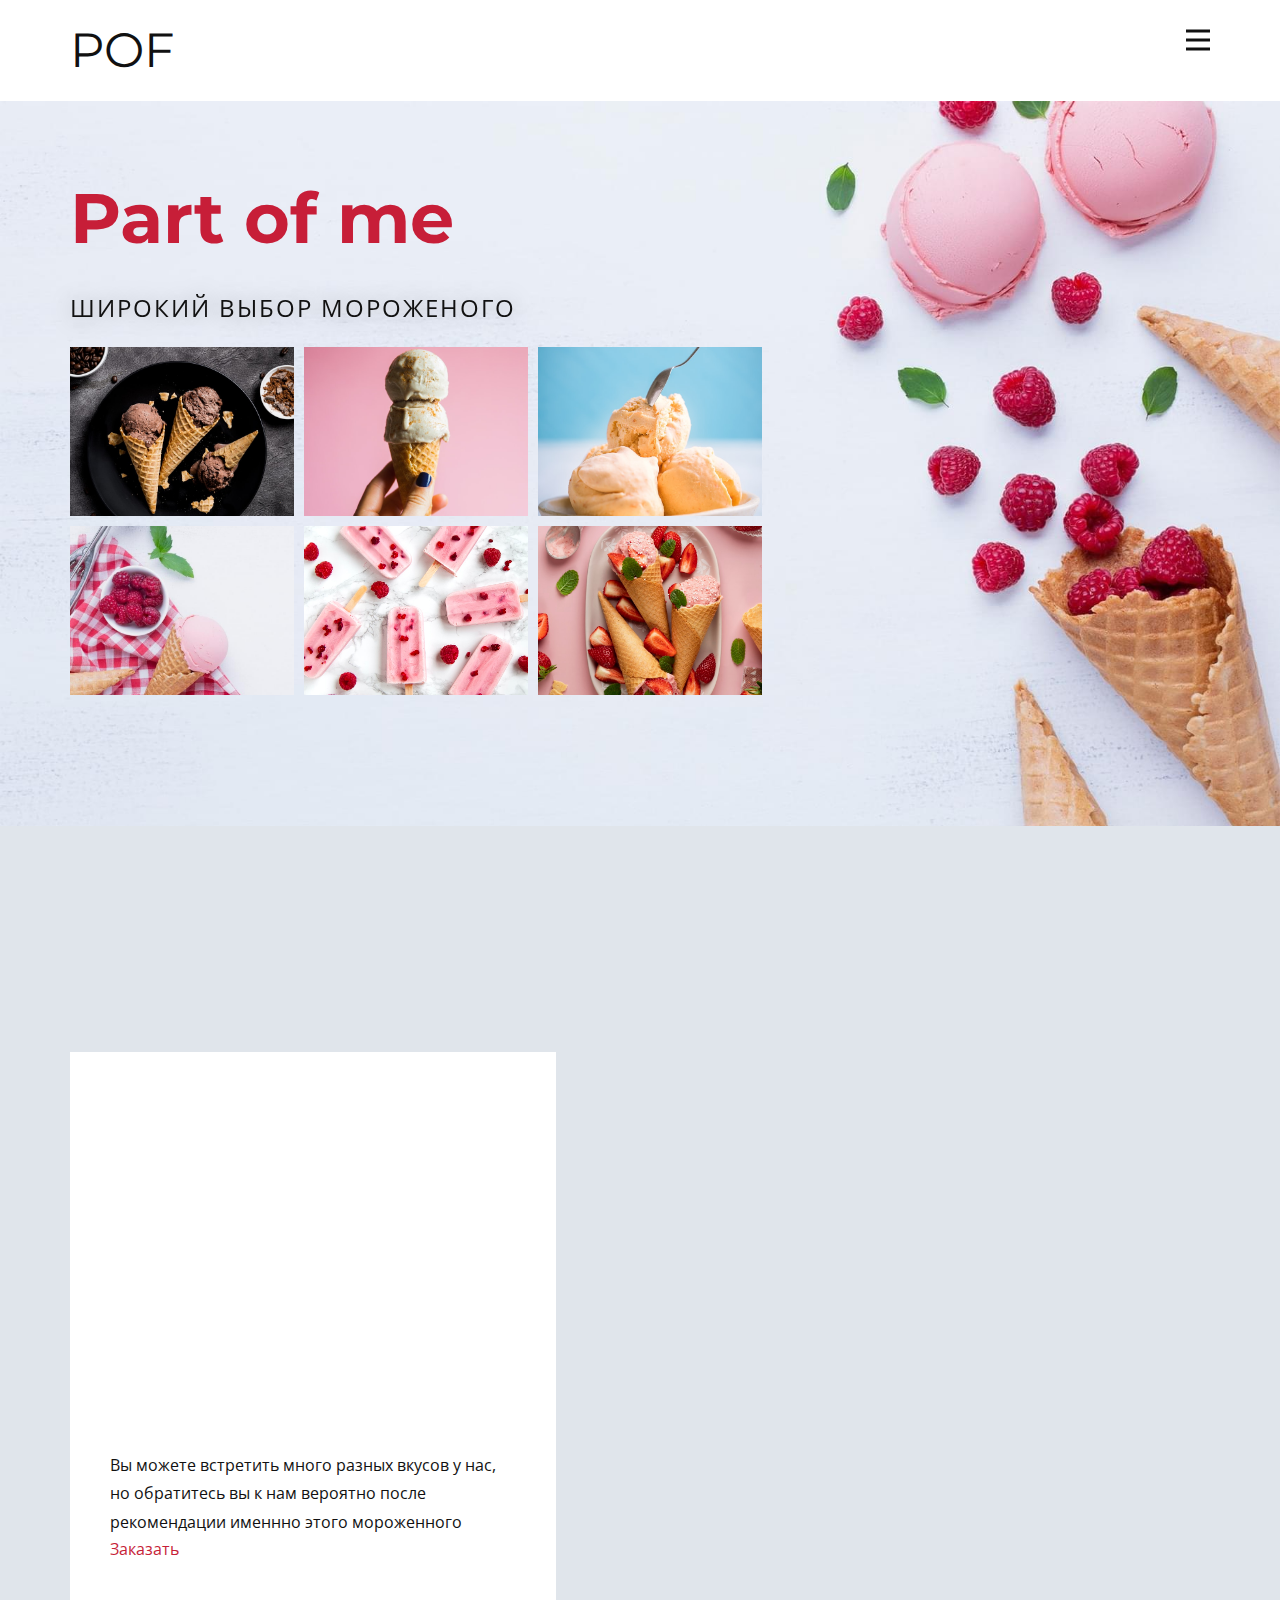
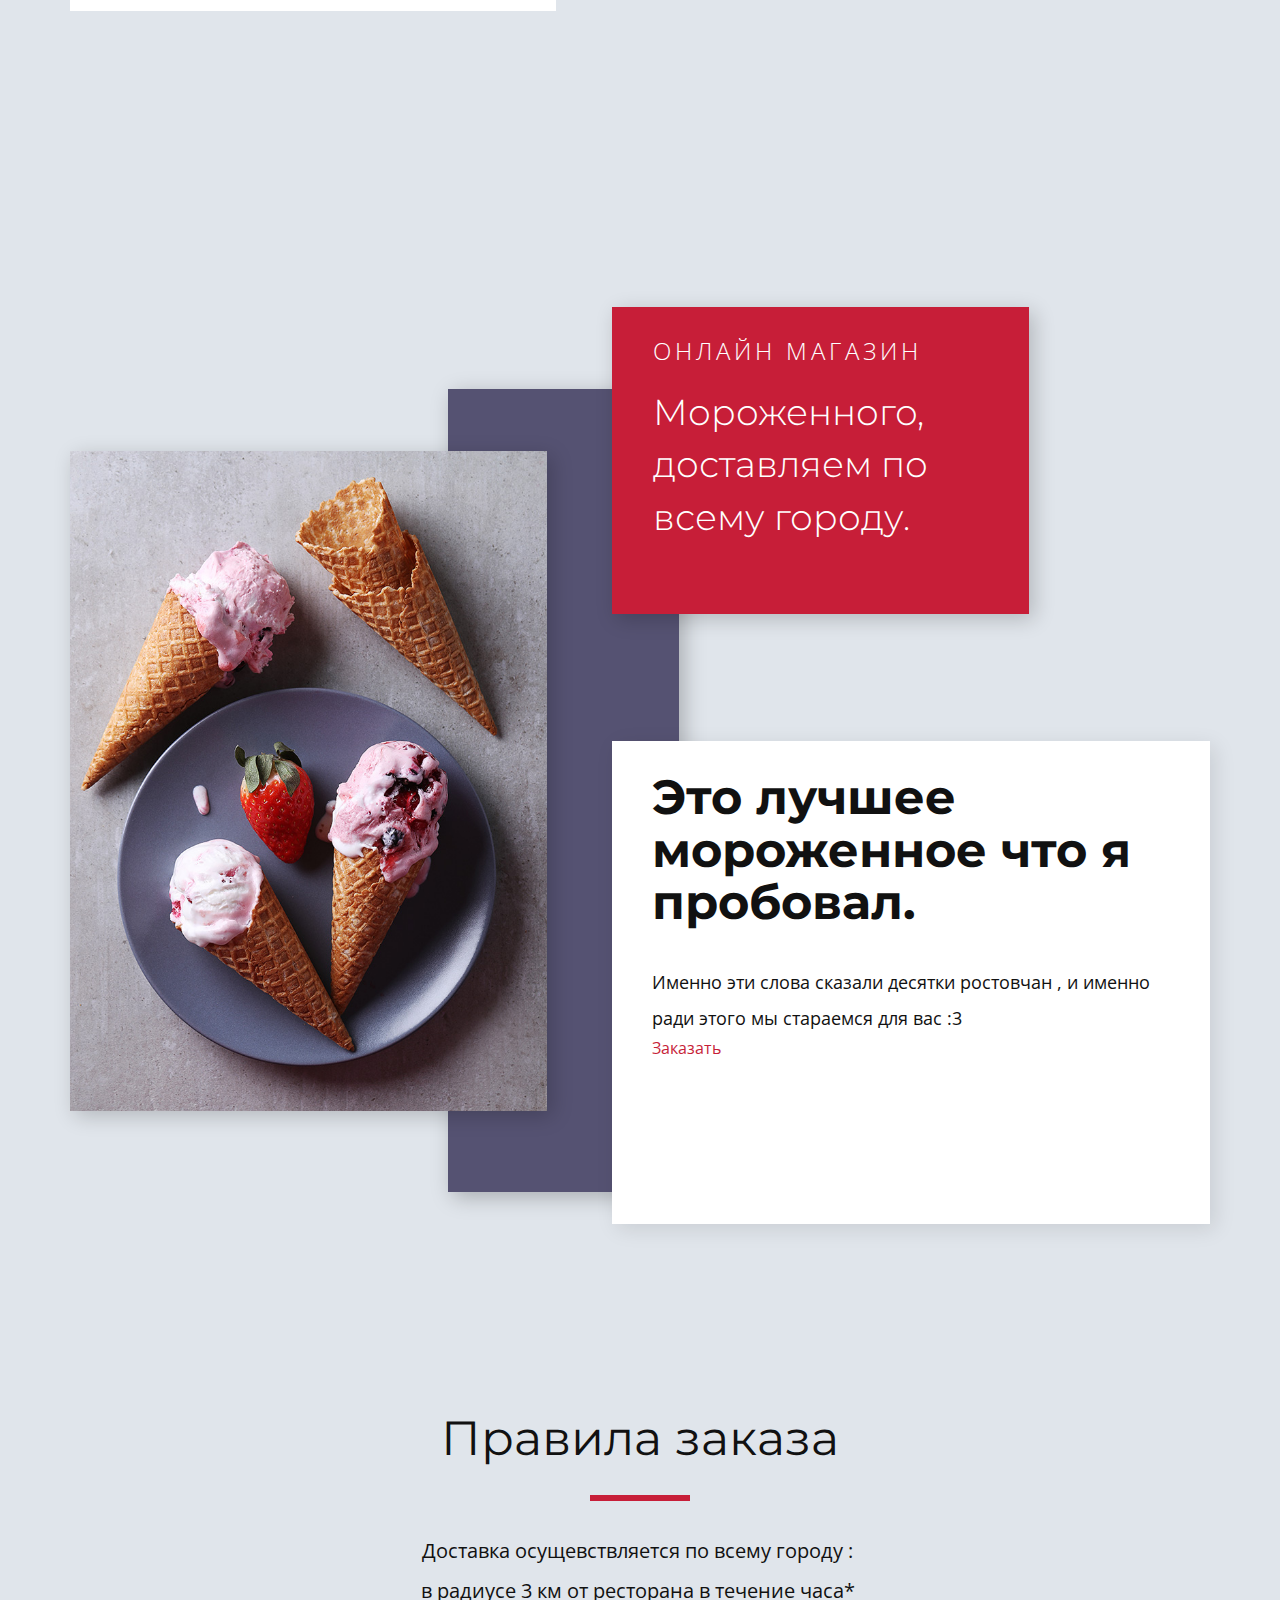
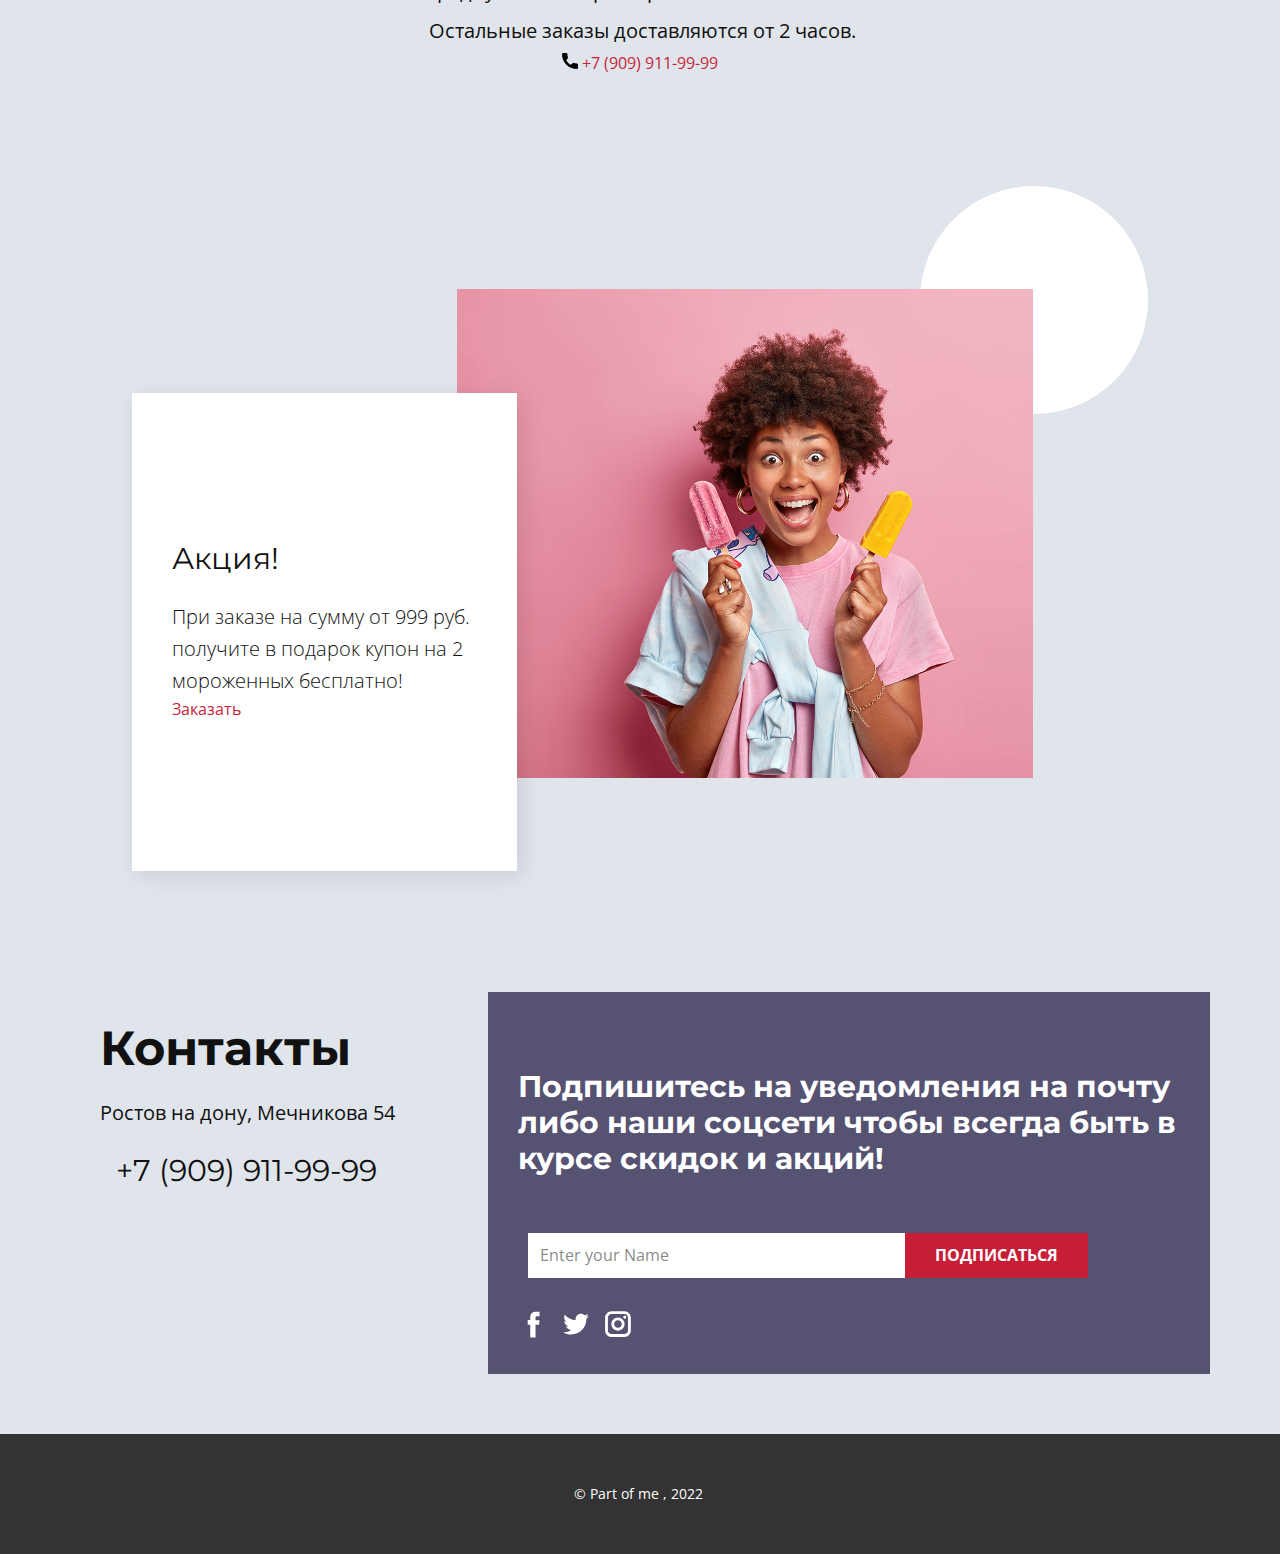
<file: index.html>
<!DOCTYPE html>
<html style="font-size: 16px;" lang="ru"><head>
    <meta name="viewport" content="width=device-width, initial-scale=1.0">
    <meta charset="utf-8">
    <meta name="keywords" content="Ice Cream Shop, Vanilla ice-cream, ​Ice cream &amp;amp; vegan ice cream, ​Ice cream delivery to all 50 states, Order Preparation, Contact Us">
    <meta name="description" content="">
    <title>Главная</title>
    <link rel="stylesheet" href="nicepage.css" media="screen">
<link rel="stylesheet" href="Главная.css" media="screen">
    <script class="u-script" type="text/javascript" src="jquery.js" defer=""></script>
    <script class="u-script" type="text/javascript" src="nicepage.js" defer=""></script>
    <meta name="generator" content="Nicepage 4.18.5, nicepage.com">
    <link id="u-theme-google-font" rel="stylesheet" href="https://fonts.googleapis.com/css?family=Montserrat:100,100i,200,200i,300,300i,400,400i,500,500i,600,600i,700,700i,800,800i,900,900i|Open+Sans:300,300i,400,400i,500,500i,600,600i,700,700i,800,800i">
    <link id="u-page-google-font" rel="stylesheet" href="https://fonts.googleapis.com/css?family=Montserrat:100,100i,200,200i,300,300i,400,400i,500,500i,600,600i,700,700i,800,800i,900,900i|Open+Sans:300,300i,400,400i,500,500i,600,600i,700,700i,800,800i|Montserrat:100,100i,200,200i,300,300i,400,400i,500,500i,600,600i,700,700i,800,800i,900,900i">
    
    
    
    
    
    
    
    <script type="application/ld+json">{
		"@context": "http://schema.org",
		"@type": "Organization",
		"name": ""
}</script>
    <meta name="theme-color" content="#c71e38">
    <meta property="og:title" content="Главная">
    <meta property="og:type" content="website">
  </head>
  <body data-home-page="Главная.html" data-home-page-title="Главная" class="u-body u-xl-mode" data-lang="ru"><header class="u-clearfix u-header u-header" id="sec-4a42"><div class="u-clearfix u-sheet u-valign-middle u-sheet-1">
        <nav class="u-menu u-menu-dropdown u-offcanvas u-menu-1" data-responsive-from="XL">
          <div class="menu-collapse" style="font-size: 1rem; letter-spacing: 0px; font-weight: 700; text-transform: uppercase;">
            <a class="u-button-style u-custom-active-border-color u-custom-border u-custom-border-color u-custom-borders u-custom-hover-border-color u-custom-left-right-menu-spacing u-custom-padding-bottom u-custom-text-color u-custom-text-hover-color u-custom-top-bottom-menu-spacing u-nav-link u-text-active-palette-1-base u-text-hover-palette-2-base" href="#">
              <svg class="u-svg-link" viewBox="0 0 24 24"><use xmlns:xlink="http://www.w3.org/1999/xlink" xlink:href="#menu-hamburger"></use></svg>
              <svg class="u-svg-content" version="1.1" id="menu-hamburger" viewBox="0 0 16 16" x="0px" y="0px" xmlns:xlink="http://www.w3.org/1999/xlink" xmlns="http://www.w3.org/2000/svg"><g><rect y="1" width="16" height="2"></rect><rect y="7" width="16" height="2"></rect><rect y="13" width="16" height="2"></rect>
</g></svg>
            </a>
          </div>
          <div class="u-nav-container">
            <ul class="u-nav u-spacing-30 u-unstyled u-nav-1"><li class="u-nav-item"><a class="u-border-2 u-border-active-palette-1-base u-border-hover-palette-1-base u-border-no-left u-border-no-right u-border-no-top u-button-style u-nav-link u-text-active-palette-1-base u-text-grey-90 u-text-hover-grey-90" href="Главная.html" style="padding: 10px 0px;">Главная</a>
</li><li class="u-nav-item"><a class="u-border-2 u-border-active-palette-1-base u-border-hover-palette-1-base u-border-no-left u-border-no-right u-border-no-top u-button-style u-nav-link u-text-active-palette-1-base u-text-grey-90 u-text-hover-grey-90" href="О-нас.html" style="padding: 10px 0px;">О нас</a>
</li><li class="u-nav-item"><a class="u-border-2 u-border-active-palette-1-base u-border-hover-palette-1-base u-border-no-left u-border-no-right u-border-no-top u-button-style u-nav-link u-text-active-palette-1-base u-text-grey-90 u-text-hover-grey-90" href="Контакты.html" style="padding: 10px 0px;">Контакты</a>
</li></ul>
          </div>
          <div class="u-nav-container-collapse">
            <div class="u-black u-container-style u-inner-container-layout u-opacity u-opacity-95 u-sidenav">
              <div class="u-inner-container-layout u-sidenav-overflow">
                <div class="u-menu-close"></div>
                <ul class="u-align-center u-nav u-popupmenu-items u-unstyled u-nav-2"><li class="u-nav-item"><a class="u-button-style u-nav-link" href="Главная.html" style="padding: 10px 0px;">Главная</a>
</li><li class="u-nav-item"><a class="u-button-style u-nav-link" href="О-нас.html" style="padding: 10px 0px;">О нас</a>
</li><li class="u-nav-item"><a class="u-button-style u-nav-link" href="Контакты.html" style="padding: 10px 0px;">Контакты</a>
</li></ul>
              </div>
            </div>
            <div class="u-black u-menu-overlay u-opacity u-opacity-70"></div>
          </div>
        </nav>
        <h2 class="u-text u-text-1">POF</h2>
      </div></header> 
    <section class="u-align-left u-clearfix u-image u-section-1" src="" data-image-width="1825" data-image-height="1080" id="carousel_0269">
      <div class="u-clearfix u-sheet u-sheet-1">
        <h1 class="u-text u-text-default u-text-palette-1-base u-title u-text-1" data-animation-name="customAnimationIn" data-animation-duration="1500" data-animation-delay="500">Part of me</h1>
        <p class="u-text u-text-default u-text-2" data-animation-name="customAnimationIn" data-animation-duration="1500" data-animation-delay="500">Широкий выбор мороженого<br>
        </p>
        <div class="u-gallery u-layout-grid u-lightbox u-no-transition u-show-text-none u-gallery-1">
          <div class="u-gallery-inner u-gallery-inner-1">
            <div class="u-effect-hover-zoom u-gallery-item">
              <div class="u-back-slide" data-image-width="687" data-image-height="1031">
                <img class="u-back-image u-expanded" src="images/photo-1580915411954-282cb1b0d780.jpg">
              </div>
              <div class="u-over-slide u-shading u-over-slide-1">
                <h3 class="u-gallery-heading"></h3>
                <p class="u-gallery-text"></p>
              </div>
            </div>
            <div class="u-effect-hover-zoom u-gallery-item">
              <div class="u-back-slide" data-image-width="687" data-image-height="1031">
                <img class="u-back-image u-expanded" src="images/photo-1477505982272-ead89926a577.jpg">
              </div>
              <div class="u-over-slide u-shading u-over-slide-2">
                <h3 class="u-gallery-heading"></h3>
                <p class="u-gallery-text"></p>
              </div>
            </div>
            <div class="u-effect-hover-zoom u-gallery-item">
              <div class="u-back-slide" data-image-width="708" data-image-height="1007">
                <img class="u-back-image u-expanded" src="images/photo-1570197788417-0e82375c9371.jpg">
              </div>
              <div class="u-over-slide u-shading u-over-slide-3">
                <h3 class="u-gallery-heading"></h3>
                <p class="u-gallery-text"></p>
              </div>
            </div>
            <div class="u-effect-hover-zoom u-gallery-item">
              <div class="u-back-slide" data-image-width="720" data-image-height="1080">
                <img class="u-back-image u-expanded" src="images/top-view-raspberries-ice-cream-cones_23-2148268101.jpg">
              </div>
              <div class="u-over-slide u-shading u-over-slide-4">
                <h3 class="u-gallery-heading"></h3>
                <p class="u-gallery-text"></p>
              </div>
            </div>
            <div class="u-effect-hover-zoom u-gallery-item">
              <div class="u-back-slide" data-image-width="887" data-image-height="877">
                <img class="u-back-image u-expanded" src="images/photo-1505394033641-40c6ad1178d7.jpg">
              </div>
              <div class="u-over-slide u-shading u-over-slide-5">
                <h3 class="u-gallery-heading"></h3>
                <p class="u-gallery-text"></p>
              </div>
            </div>
            <div class="u-effect-hover-zoom u-gallery-item">
              <div class="u-back-slide" data-image-width="764" data-image-height="955">
                <img class="u-back-image u-expanded" src="images/photo-1633933358116-a27b902fad35.jpg">
              </div>
              <div class="u-over-slide u-shading u-over-slide-6">
                <h3 class="u-gallery-heading"></h3>
                <p class="u-gallery-text"></p>
              </div>
            </div>
          </div>
        </div>
      </div>
    </section>
    <section class="u-clearfix u-palette-5-light-2 u-section-2" id="carousel_11ef">
      <div class="u-clearfix u-sheet u-sheet-1">
        <div class="u-palette-1-base u-shape u-shape-circle u-shape-1" data-animation-name="customAnimationIn" data-animation-duration="1500" data-animation-delay="500"></div>
        <div class="u-clearfix u-layout-wrap u-layout-wrap-1">
          <div class="u-layout">
            <div class="u-layout-row">
              <div class="u-align-left u-container-style u-layout-cell u-right-cell u-size-27 u-white u-layout-cell-1">
                <div class="u-container-layout u-container-layout-1">
                  <h2 class="u-text u-text-default u-text-1" data-animation-name="customAnimationIn" data-animation-duration="1500" data-animation-delay="500">Клубнично - Ванильное стабильно выбирается нашими покупателями<br>
                  </h2>
                  <p class="u-text u-text-2">Вы можете встретить много разных вкусов у нас, <span style="font-size: 1rem;">но обратитесь вы к нам вероятно после<br>рекомендации именнно этого мороженного 
                    </span>
                  </p>
                  <a>Заказать</a>
                </div>
              </div>
              <div class="u-container-style u-image u-layout-cell u-left-cell u-size-33 u-image-1" data-image-width="1028" data-image-height="920" data-animation-name="flipIn" data-animation-duration="1750" data-animation-direction="X" data-animation-delay="500">
                <div class="u-container-layout u-container-layout-2"></div>
              </div>
            </div>
          </div>
        </div>
        <div class="u-border-12 u-border-palette-5-light-2 u-preserve-proportions u-shape u-shape-circle u-white u-shape-2" data-animation-name="customAnimationIn" data-animation-duration="1500" data-animation-delay="500"></div>
      </div>
    </section>
    <section class="u-clearfix u-palette-5-light-2 u-section-3" id="sec-b308">
      <div class="u-clearfix u-sheet u-sheet-1">
        <div class="u-palette-2-base u-shape u-shape-rectangle u-shape-1"></div>
        <img class="u-image u-image-1" src="images/jkjkjk.jpg" data-image-width="700" data-image-height="1050">
        <div class="u-align-left u-container-style u-group u-white u-group-1">
          <div class="u-container-layout u-valign-top u-container-layout-1">
            <h2 class="u-text u-text-1"> Это лучшее мороженное что я пробовал.</h2>
            <p class="u-text u-text-2">Именно эти слова сказали десятки ростовчан , и именно ради этого мы стараемся для вас :3</p>
            <a>Заказать</a>
          </div>
        </div>
        <div class="u-align-left u-container-style u-group u-palette-1-base u-group-2">
          <div class="u-container-layout u-container-layout-2">
            <h4 class="u-text u-text-default u-text-3">Онлайн магазин</h4>
            <h1 class="u-text u-text-4">
              <span style="font-size: 2.25rem;">Мороженного,&nbsp;</span>
              <span style="font-size: 2.25rem;">
                <br>доставляем по всему городу.
              </span>
            </h1>
          </div>
        </div>
      </div>
    </section>
    <section class="u-align-center u-clearfix u-palette-5-light-2 u-section-4" id="carousel_3110">
      <div class="u-clearfix u-sheet u-valign-middle u-sheet-1">
        <h2 class="u-text u-text-default u-text-1">Правила заказа</h2>
        <div class="u-border-6 u-border-palette-1-base u-line u-line-horizontal u-line-1"></div>
        <p class="u-large-text u-text u-text-variant u-text-2">Доставка осущевствляется по всему городу :&nbsp;<br>в радиусе 3 км от ресторана в течение часа*&nbsp;<br>&nbsp;Остальные заказы доставляются от 2 часов.
        </p>
        <a><svg class="u-svg-content" viewBox="0 0 405.333 405.333" x="0px" y="0px" style="width: 1em; height: 1em;"><path d="M373.333,266.88c-25.003,0-49.493-3.904-72.704-11.563c-11.328-3.904-24.192-0.896-31.637,6.699l-46.016,34.752    c-52.8-28.181-86.592-61.952-114.389-114.368l33.813-44.928c8.512-8.512,11.563-20.971,7.915-32.64    C142.592,81.472,138.667,56.96,138.667,32c0-17.643-14.357-32-32-32H32C14.357,0,0,14.357,0,32    c0,205.845,167.488,373.333,373.333,373.333c17.643,0,32-14.357,32-32V298.88C405.333,281.237,390.976,266.88,373.333,266.88z"></path></svg><img></span>&nbsp;+7 (909) 911-99-99
        </a>
      </div>
    </section>
    <section class="u-align-center u-clearfix u-palette-5-light-2 u-section-5" id="carousel_1d95">
      <div class="u-clearfix u-sheet u-sheet-1">
        <div class="u-shape u-shape-circle u-white u-shape-1"></div>
        <img class="u-image u-image-1" src="images/xcf.jpg" data-image-width="1200" data-image-height="921">
        <div class="u-align-left u-container-style u-group u-white u-group-1">
          <div class="u-container-layout u-valign-middle u-container-layout-1">
            <h3 class="u-text u-text-default u-text-1"> Акция!</h3>
            <p class="u-text u-text-2">При заказе на сумму от 999 руб.<br>получите в подарок купон на 2 мороженных бесплатно!
            </p>
            <a>Заказать</a>
          </div>
        </div>
      </div>
    </section>
    <section class="u-clearfix u-palette-5-light-2 u-section-6" id="carousel_452f">
      <div class="u-clearfix u-sheet u-valign-middle u-sheet-1">
        <div class="u-clearfix u-expanded-width u-layout-wrap u-layout-wrap-1">
          <div class="u-layout">
            <div class="u-layout-row">
              <div class="u-align-center-sm u-align-center-xs u-container-style u-layout-cell u-size-22 u-layout-cell-1">
                <div class="u-container-layout u-container-layout-1">
                  <h2 class="u-custom-font u-font-montserrat u-text u-text-default u-text-1">Контакты</h2>
                  <p class="u-text u-text-2"> Ростов на дону, Мечникова 54</p>
                  <h5 class="u-custom-font u-font-montserrat u-text u-text-3">
                    <span style="font-weight: 700;" class="u-text-palette-1-base">
                      <a><svg class="u-svg-content" viewBox="0 0 405.333 405.333" x="0px" y="0px"><path d="M373.333,266.88c-25.003,0-49.493-3.904-72.704-11.563c-11.328-3.904-24.192-0.896-31.637,6.699l-46.016,34.752    c-52.8-28.181-86.592-61.952-114.389-114.368l33.813-44.928c8.512-8.512,11.563-20.971,7.915-32.64    C142.592,81.472,138.667,56.96,138.667,32c0-17.643-14.357-32-32-32H32C14.357,0,0,14.357,0,32    c0,205.845,167.488,373.333,373.333,373.333c17.643,0,32-14.357,32-32V298.88C405.333,281.237,390.976,266.88,373.333,266.88z"></path></svg><img></span> &nbsp;+7 (909) 911-99-99
                      </a>
                    </span>
                    <br>
                  </h5>
                </div>
              </div>
              <div class="u-align-center-sm u-align-center-xs u-container-style u-layout-cell u-palette-2-base u-size-38 u-layout-cell-2">
                <div class="u-container-layout u-container-layout-2">
                  <h3 class="u-text u-text-4"> Подпишитесь на уведомления на почту либо наши соцсети чтобы всегда быть в курсе скидок и акций!</h3>
                  <div class="u-form u-form-1">
                    <form action="#" class="u-clearfix u-form-horizontal u-form-spacing-0 u-inner-form" source="email" name="form" style="padding: 0px;">
                      <div class="u-form-group u-form-name u-form-partition-factor-2">
                        <label for="name-dca1" class="u-label"></label>
                        <input type="text" placeholder="Enter your Name" id="name-dca1" name="name" class="u-input u-input-rectangle u-white" required="">
                      </div>
                      <div class="u-align-left u-form-group u-form-submit">
                        <a href="#" class="u-border-none u-btn u-btn-submit u-button-style u-palette-1-base u-btn-3">Подписаться</a>
                        <input type="submit" value="submit" class="u-form-control-hidden">
                      </div>
                      <div class="u-form-send-message u-form-send-success"> Thank you! Your message has been sent. </div>
                      <div class="u-form-send-error u-form-send-message"> Unable to send your message. Please fix errors then try again. </div>
                      <input type="hidden" value="" name="recaptchaResponse">
                      <input type="hidden" name="formServices" value="560770560e7fa92c331f63f8b7e13d99">
                    </form>
                  </div>
                  <div class="u-social-icons u-spacing-10 u-social-icons-1">
                    <a class="u-social-url" title="facebook" target="_blank" href="https://facebook.com/name"><span class="u-icon u-social-facebook u-social-icon u-text-white u-icon-2"><svg class="u-svg-link" preserveAspectRatio="xMidYMin slice" viewBox="0 0 112 112" style=""><use xmlns:xlink="http://www.w3.org/1999/xlink" xlink:href="#svg-ffdf"></use></svg><svg class="u-svg-content" viewBox="0 0 112 112" x="0" y="0" id="svg-ffdf"><path fill="currentColor" d="M75.5,28.8H65.4c-1.5,0-4,0.9-4,4.3v9.4h13.9l-1.5,15.8H61.4v45.1H42.8V58.3h-8.8V42.4h8.8V32.2
c0-7.4,3.4-18.8,18.8-18.8h13.8v15.4H75.5z"></path></svg></span>
                    </a>
                    <a class="u-social-url" title="twitter" target="_blank" href="https://twitter.com/name"><span class="u-icon u-social-icon u-social-twitter u-text-white u-icon-3"><svg class="u-svg-link" preserveAspectRatio="xMidYMin slice" viewBox="0 0 112 112" style=""><use xmlns:xlink="http://www.w3.org/1999/xlink" xlink:href="#svg-0f90"></use></svg><svg class="u-svg-content" viewBox="0 0 112 112" x="0" y="0" id="svg-0f90"><path fill="currentColor" d="M92.2,38.2c0,0.8,0,1.6,0,2.3c0,24.3-18.6,52.4-52.6,52.4c-10.6,0.1-20.2-2.9-28.5-8.2
	c1.4,0.2,2.9,0.2,4.4,0.2c8.7,0,16.7-2.9,23-7.9c-8.1-0.2-14.9-5.5-17.3-12.8c1.1,0.2,2.4,0.2,3.4,0.2c1.6,0,3.3-0.2,4.8-0.7
	c-8.4-1.6-14.9-9.2-14.9-18c0-0.2,0-0.2,0-0.2c2.5,1.4,5.4,2.2,8.4,2.3c-5-3.3-8.3-8.9-8.3-15.4c0-3.4,1-6.5,2.5-9.2
	c9.1,11.1,22.7,18.5,38,19.2c-0.2-1.4-0.4-2.8-0.4-4.3c0.1-10,8.3-18.2,18.5-18.2c5.4,0,10.1,2.2,13.5,5.7c4.3-0.8,8.1-2.3,11.7-4.5
	c-1.4,4.3-4.3,7.9-8.1,10.1c3.7-0.4,7.3-1.4,10.6-2.9C98.9,32.3,95.7,35.5,92.2,38.2z"></path></svg></span>
                    </a>
                    <a class="u-social-url" title="instagram" target="_blank" href="https://instagram.com/name"><span class="u-icon u-social-icon u-social-instagram u-text-white u-icon-4"><svg class="u-svg-link" preserveAspectRatio="xMidYMin slice" viewBox="0 0 112 112" style=""><use xmlns:xlink="http://www.w3.org/1999/xlink" xlink:href="#svg-b671"></use></svg><svg class="u-svg-content" viewBox="0 0 112 112" x="0" y="0" id="svg-b671"><path fill="currentColor" d="M55.9,32.9c-12.8,0-23.2,10.4-23.2,23.2s10.4,23.2,23.2,23.2s23.2-10.4,23.2-23.2S68.7,32.9,55.9,32.9z
	 M55.9,69.4c-7.4,0-13.3-6-13.3-13.3c-0.1-7.4,6-13.3,13.3-13.3s13.3,6,13.3,13.3C69.3,63.5,63.3,69.4,55.9,69.4z"></path><path fill="#FFFFFF" d="M79.7,26.8c-3,0-5.4,2.5-5.4,5.4s2.5,5.4,5.4,5.4c3,0,5.4-2.5,5.4-5.4S82.7,26.8,79.7,26.8z"></path><path fill="currentColor" d="M78.2,11H33.5C21,11,10.8,21.3,10.8,33.7v44.7c0,12.6,10.2,22.8,22.7,22.8h44.7c12.6,0,22.7-10.2,22.7-22.7
	V33.7C100.8,21.1,90.6,11,78.2,11z M91,78.4c0,7.1-5.8,12.8-12.8,12.8H33.5c-7.1,0-12.8-5.8-12.8-12.8V33.7
	c0-7.1,5.8-12.8,12.8-12.8h44.7c7.1,0,12.8,5.8,12.8,12.8V78.4z"></path></svg></span>
                    </a>
                </div>
              </div>
            </div>
          </div>
        </div>
      </div>
    </section>
    
    
    <footer class="u-align-center u-clearfix u-footer u-grey-80 u-footer" id="sec-c595"><div class="u-clearfix u-sheet u-sheet-1">
        <p class="u-small-text u-text u-text-variant u-text-1">© Part of me , 2022&nbsp;</p>
      </div></footer>
    </section>
  
</body></html>
</file>
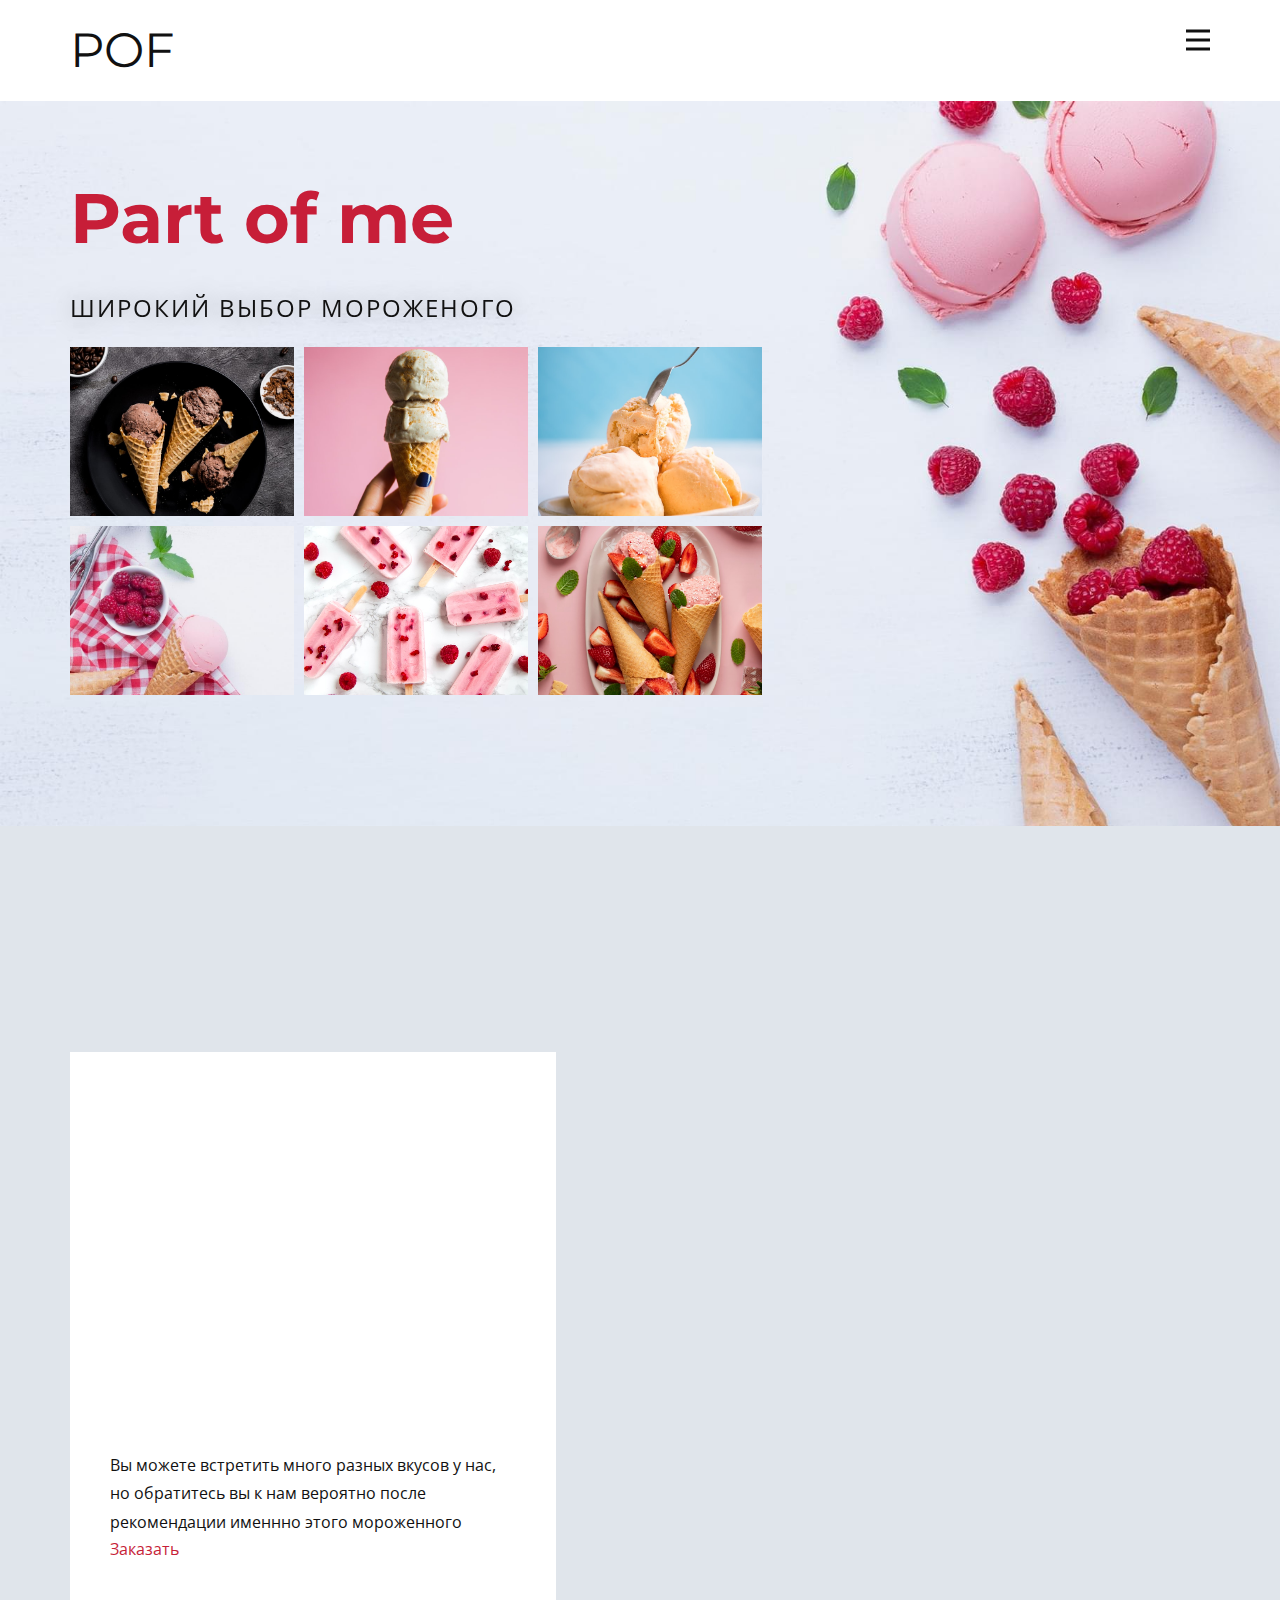
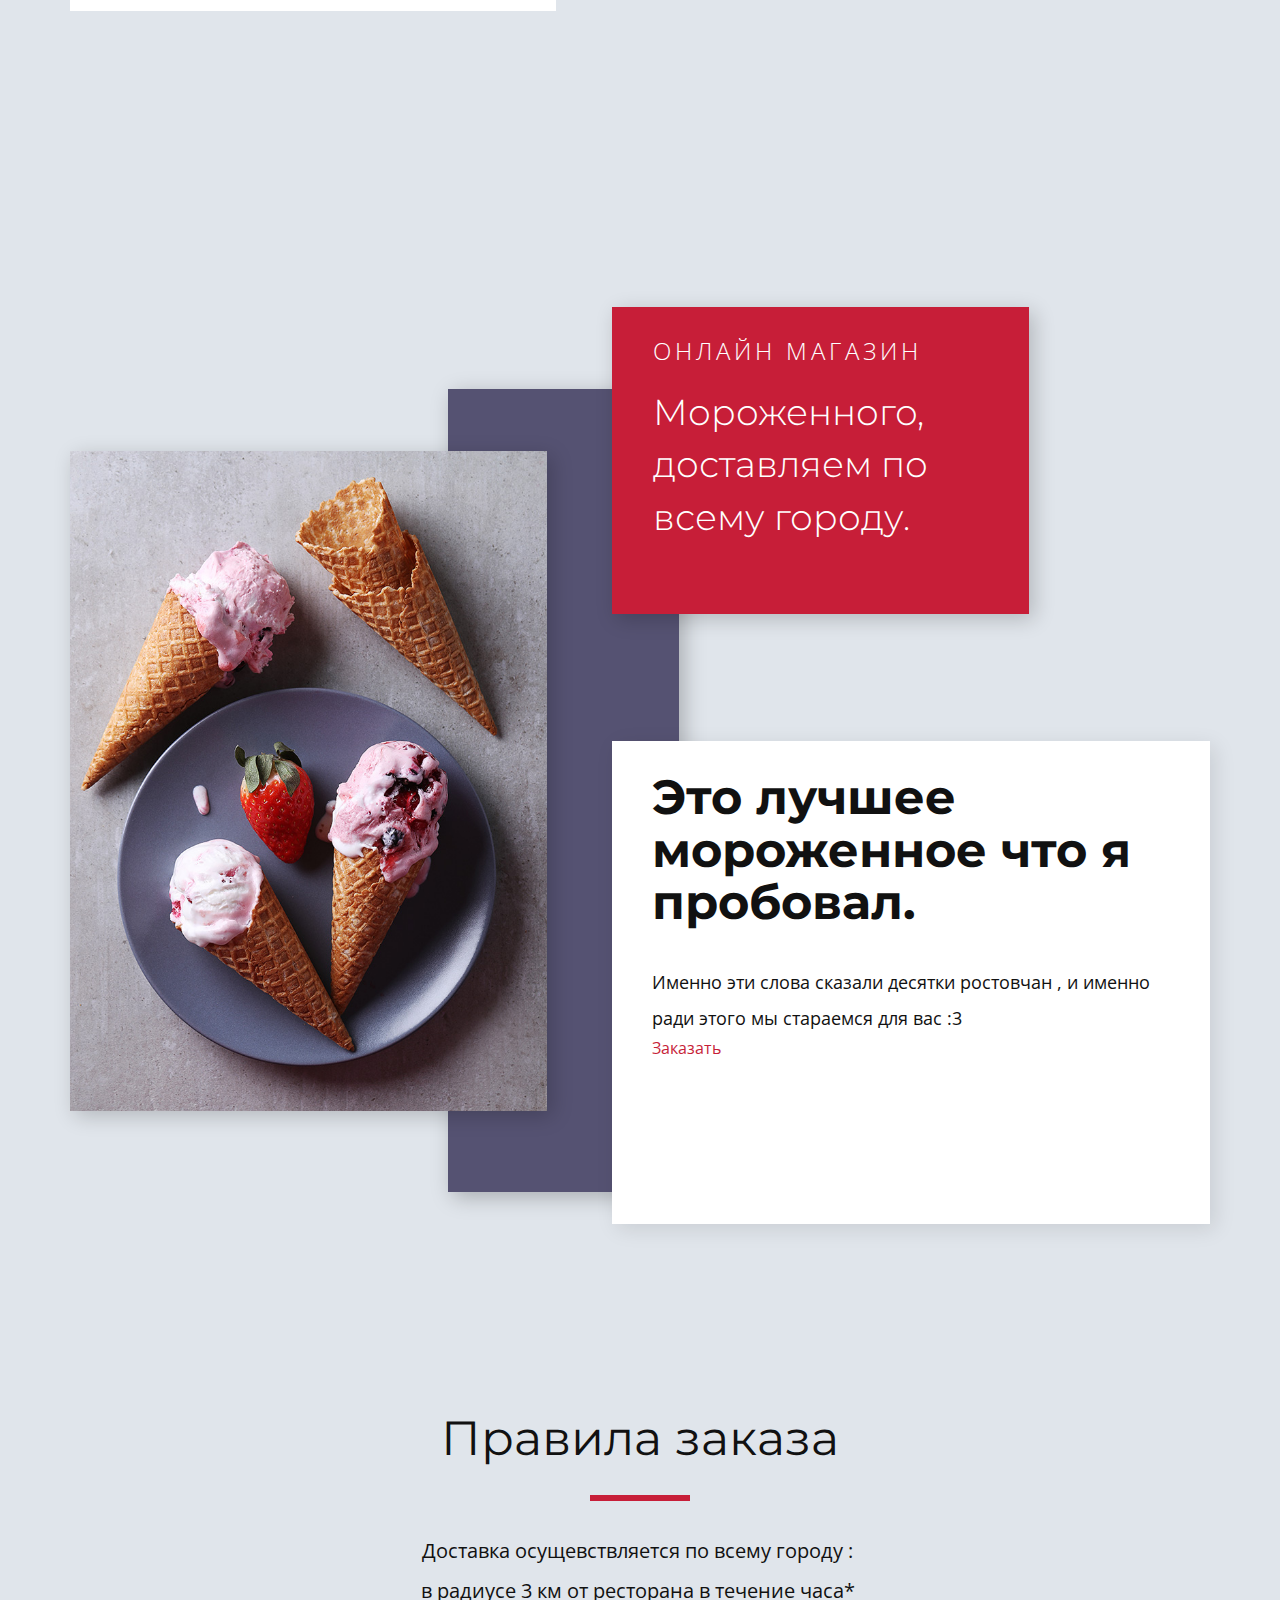
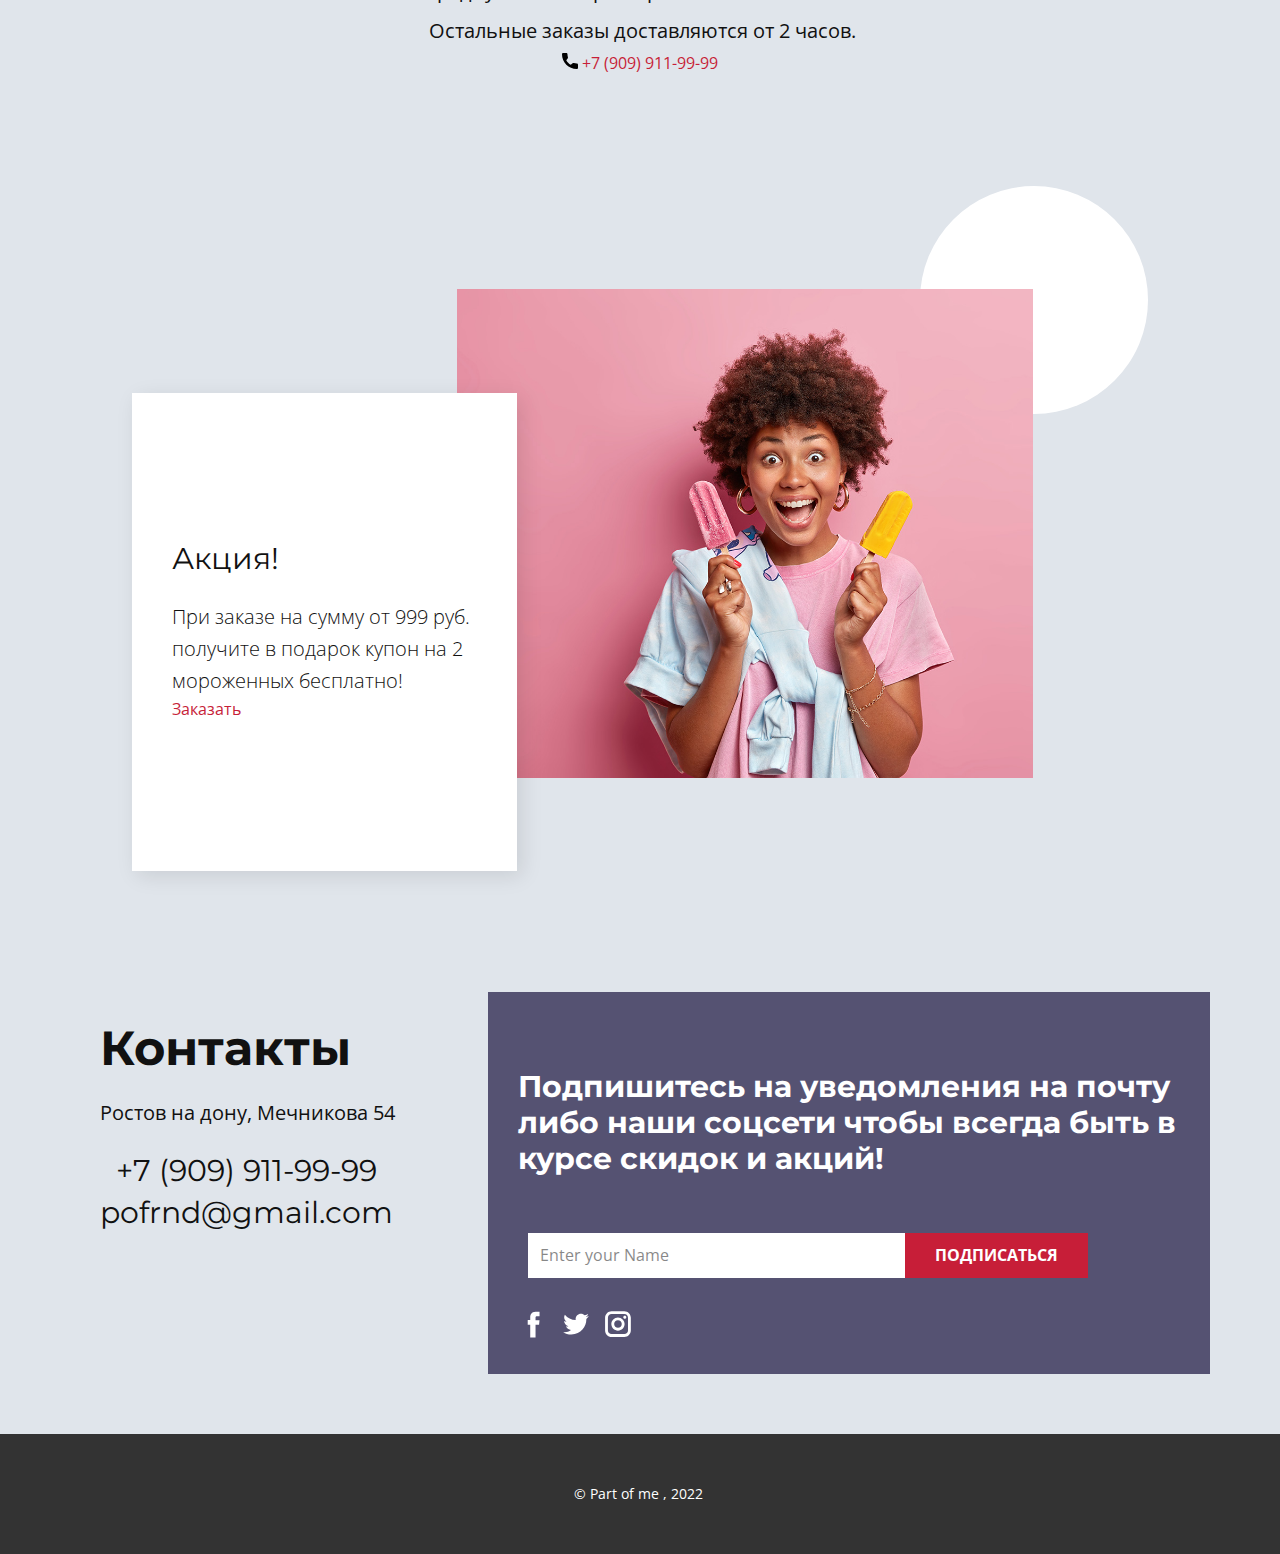
<file: Главная.html>
<!DOCTYPE html>
<html style="font-size: 16px;" lang="ru"><head>
    <meta name="viewport" content="width=device-width, initial-scale=1.0">
    <meta charset="utf-8">
    <meta name="keywords" content="Ice Cream Shop, Vanilla ice-cream, ​Ice cream &amp;amp; vegan ice cream, ​Ice cream delivery to all 50 states, Order Preparation, Contact Us">
    <meta name="description" content="">
    <title>Главная</title>
    <link rel="stylesheet" href="nicepage.css" media="screen">
<link rel="stylesheet" href="Главная.css" media="screen">
    <script class="u-script" type="text/javascript" src="jquery.js" defer=""></script>
    <script class="u-script" type="text/javascript" src="nicepage.js" defer=""></script>
    <meta name="generator" content="Nicepage 4.18.5, nicepage.com">
    <link id="u-theme-google-font" rel="stylesheet" href="https://fonts.googleapis.com/css?family=Montserrat:100,100i,200,200i,300,300i,400,400i,500,500i,600,600i,700,700i,800,800i,900,900i|Open+Sans:300,300i,400,400i,500,500i,600,600i,700,700i,800,800i">
    <link id="u-page-google-font" rel="stylesheet" href="https://fonts.googleapis.com/css?family=Montserrat:100,100i,200,200i,300,300i,400,400i,500,500i,600,600i,700,700i,800,800i,900,900i|Open+Sans:300,300i,400,400i,500,500i,600,600i,700,700i,800,800i|Montserrat:100,100i,200,200i,300,300i,400,400i,500,500i,600,600i,700,700i,800,800i,900,900i">
    
    
    
    
    
    
    
    <script type="application/ld+json">{
		"@context": "http://schema.org",
		"@type": "Organization",
		"name": ""
}</script>
    <meta name="theme-color" content="#c71e38">
    <meta property="og:title" content="Главная">
    <meta property="og:type" content="website">
  </head>
  <body class="u-body u-xl-mode" data-lang="ru"><header class="u-clearfix u-header u-header" id="sec-4a42"><div class="u-clearfix u-sheet u-valign-middle u-sheet-1">
        <nav class="u-menu u-menu-dropdown u-offcanvas u-menu-1" data-responsive-from="XL">
          <div class="menu-collapse" style="font-size: 1rem; letter-spacing: 0px; font-weight: 700; text-transform: uppercase;">
            <a class="u-button-style u-custom-active-border-color u-custom-border u-custom-border-color u-custom-borders u-custom-hover-border-color u-custom-left-right-menu-spacing u-custom-padding-bottom u-custom-text-color u-custom-text-hover-color u-custom-top-bottom-menu-spacing u-nav-link u-text-active-palette-1-base u-text-hover-palette-2-base" href="#">
              <svg class="u-svg-link" viewBox="0 0 24 24"><use xmlns:xlink="http://www.w3.org/1999/xlink" xlink:href="#menu-hamburger"></use></svg>
              <svg class="u-svg-content" version="1.1" id="menu-hamburger" viewBox="0 0 16 16" x="0px" y="0px" xmlns:xlink="http://www.w3.org/1999/xlink" xmlns="http://www.w3.org/2000/svg"><g><rect y="1" width="16" height="2"></rect><rect y="7" width="16" height="2"></rect><rect y="13" width="16" height="2"></rect>
</g></svg>
            </a>
          </div>
          <div class="u-nav-container">
            <ul class="u-nav u-spacing-30 u-unstyled u-nav-1"><li class="u-nav-item"><a class="u-border-2 u-border-active-palette-1-base u-border-hover-palette-1-base u-border-no-left u-border-no-right u-border-no-top u-button-style u-nav-link u-text-active-palette-1-base u-text-grey-90 u-text-hover-grey-90" href="Главная.html" style="padding: 10px 0px;">Главная</a>
</li><li class="u-nav-item"><a class="u-border-2 u-border-active-palette-1-base u-border-hover-palette-1-base u-border-no-left u-border-no-right u-border-no-top u-button-style u-nav-link u-text-active-palette-1-base u-text-grey-90 u-text-hover-grey-90" href="О-нас.html" style="padding: 10px 0px;">О нас</a>
</li><li class="u-nav-item"><a class="u-border-2 u-border-active-palette-1-base u-border-hover-palette-1-base u-border-no-left u-border-no-right u-border-no-top u-button-style u-nav-link u-text-active-palette-1-base u-text-grey-90 u-text-hover-grey-90" href="Контакты.html" style="padding: 10px 0px;">Контакты</a>
</li></ul>
          </div>
          <div class="u-nav-container-collapse">
            <div class="u-black u-container-style u-inner-container-layout u-opacity u-opacity-95 u-sidenav">
              <div class="u-inner-container-layout u-sidenav-overflow">
                <div class="u-menu-close"></div>
                <ul class="u-align-center u-nav u-popupmenu-items u-unstyled u-nav-2"><li class="u-nav-item"><a class="u-button-style u-nav-link" href="Главная.html" style="padding: 10px 0px;">Главная</a>
</li><li class="u-nav-item"><a class="u-button-style u-nav-link" href="О-нас.html" style="padding: 10px 0px;">О нас</a>
</li><li class="u-nav-item"><a class="u-button-style u-nav-link" href="Контакты.html" style="padding: 10px 0px;">Контакты</a>
</li></ul>
              </div>
            </div>
            <div class="u-black u-menu-overlay u-opacity u-opacity-70"></div>
          </div>
        </nav>
        <h2 class="u-text u-text-1">POF</h2>
      </div></header> 
    <section class="u-align-left u-clearfix u-image u-section-1" src="" data-image-width="1825" data-image-height="1080" id="carousel_0269">
      <div class="u-clearfix u-sheet u-sheet-1">
        <h1 class="u-text u-text-default u-text-palette-1-base u-title u-text-1" data-animation-name="customAnimationIn" data-animation-duration="1500" data-animation-delay="500">Part of me</h1>
        <p class="u-text u-text-default u-text-2" data-animation-name="customAnimationIn" data-animation-duration="1500" data-animation-delay="500">Широкий выбор мороженого<br>
        </p>
        <div class="u-gallery u-layout-grid u-lightbox u-no-transition u-show-text-none u-gallery-1">
          <div class="u-gallery-inner u-gallery-inner-1">
            <div class="u-effect-hover-zoom u-gallery-item">
              <div class="u-back-slide" data-image-width="687" data-image-height="1031">
                <img class="u-back-image u-expanded" src="images/photo-1580915411954-282cb1b0d780.jpg">
              </div>
              <div class="u-over-slide u-shading u-over-slide-1">
                <h3 class="u-gallery-heading"></h3>
                <p class="u-gallery-text"></p>
              </div>
            </div>
            <div class="u-effect-hover-zoom u-gallery-item">
              <div class="u-back-slide" data-image-width="687" data-image-height="1031">
                <img class="u-back-image u-expanded" src="images/photo-1477505982272-ead89926a577.jpg">
              </div>
              <div class="u-over-slide u-shading u-over-slide-2">
                <h3 class="u-gallery-heading"></h3>
                <p class="u-gallery-text"></p>
              </div>
            </div>
            <div class="u-effect-hover-zoom u-gallery-item">
              <div class="u-back-slide" data-image-width="708" data-image-height="1007">
                <img class="u-back-image u-expanded" src="images/photo-1570197788417-0e82375c9371.jpg">
              </div>
              <div class="u-over-slide u-shading u-over-slide-3">
                <h3 class="u-gallery-heading"></h3>
                <p class="u-gallery-text"></p>
              </div>
            </div>
            <div class="u-effect-hover-zoom u-gallery-item">
              <div class="u-back-slide" data-image-width="720" data-image-height="1080">
                <img class="u-back-image u-expanded" src="images/top-view-raspberries-ice-cream-cones_23-2148268101.jpg">
              </div>
              <div class="u-over-slide u-shading u-over-slide-4">
                <h3 class="u-gallery-heading"></h3>
                <p class="u-gallery-text"></p>
              </div>
            </div>
            <div class="u-effect-hover-zoom u-gallery-item">
              <div class="u-back-slide" data-image-width="887" data-image-height="877">
                <img class="u-back-image u-expanded" src="images/photo-1505394033641-40c6ad1178d7.jpg">
              </div>
              <div class="u-over-slide u-shading u-over-slide-5">
                <h3 class="u-gallery-heading"></h3>
                <p class="u-gallery-text"></p>
              </div>
            </div>
            <div class="u-effect-hover-zoom u-gallery-item">
              <div class="u-back-slide" data-image-width="764" data-image-height="955">
                <img class="u-back-image u-expanded" src="images/photo-1633933358116-a27b902fad35.jpg">
              </div>
              <div class="u-over-slide u-shading u-over-slide-6">
                <h3 class="u-gallery-heading"></h3>
                <p class="u-gallery-text"></p>
              </div>
            </div>
          </div>
        </div>
      </div>
    </section>
    <section class="u-clearfix u-palette-5-light-2 u-section-2" id="carousel_11ef">
      <div class="u-clearfix u-sheet u-sheet-1">
        <div class="u-palette-1-base u-shape u-shape-circle u-shape-1" data-animation-name="customAnimationIn" data-animation-duration="1500" data-animation-delay="500"></div>
        <div class="u-clearfix u-layout-wrap u-layout-wrap-1">
          <div class="u-layout">
            <div class="u-layout-row">
              <div class="u-align-left u-container-style u-layout-cell u-right-cell u-size-27 u-white u-layout-cell-1">
                <div class="u-container-layout u-container-layout-1">
                  <h2 class="u-text u-text-default u-text-1" data-animation-name="customAnimationIn" data-animation-duration="1500" data-animation-delay="500">Клубнично - Ванильное стабильно выбирается нашими покупателями<br>
                  </h2>
                  <p class="u-text u-text-2">Вы можете встретить много разных вкусов у нас, <span style="font-size: 1rem;">но обратитесь вы к нам вероятно после<br>рекомендации именнно этого мороженного 
                    </span>
                  </p>
                  <a>Заказать</a>
                </div>
              </div>
              <div class="u-container-style u-image u-layout-cell u-left-cell u-size-33 u-image-1" data-image-width="1028" data-image-height="920" data-animation-name="flipIn" data-animation-duration="1750" data-animation-direction="X" data-animation-delay="500">
                <div class="u-container-layout u-container-layout-2"></div>
              </div>
            </div>
          </div>
        </div>
        <div class="u-border-12 u-border-palette-5-light-2 u-preserve-proportions u-shape u-shape-circle u-white u-shape-2" data-animation-name="customAnimationIn" data-animation-duration="1500" data-animation-delay="500"></div>
      </div>
    </section>
    <section class="u-clearfix u-palette-5-light-2 u-section-3" id="sec-b308">
      <div class="u-clearfix u-sheet u-sheet-1">
        <div class="u-palette-2-base u-shape u-shape-rectangle u-shape-1"></div>
        <img class="u-image u-image-1" src="images/jkjkjk.jpg" data-image-width="700" data-image-height="1050">
        <div class="u-align-left u-container-style u-group u-white u-group-1">
          <div class="u-container-layout u-valign-top u-container-layout-1">
            <h2 class="u-text u-text-1"> Это лучшее мороженное что я пробовал.</h2>
            <p class="u-text u-text-2">Именно эти слова сказали десятки ростовчан , и именно ради этого мы стараемся для вас :3</p>
            <a>Заказать</a>
          </div>
        </div>
        <div class="u-align-left u-container-style u-group u-palette-1-base u-group-2">
          <div class="u-container-layout u-container-layout-2">
            <h4 class="u-text u-text-default u-text-3">Онлайн магазин</h4>
            <h1 class="u-text u-text-4">
              <span style="font-size: 2.25rem;">Мороженного,&nbsp;</span>
              <span style="font-size: 2.25rem;">
                <br>доставляем по всему городу.
              </span>
            </h1>
          </div>
        </div>
      </div>
    </section>
    <section class="u-align-center u-clearfix u-palette-5-light-2 u-section-4" id="carousel_3110">
      <div class="u-clearfix u-sheet u-valign-middle u-sheet-1">
        <h2 class="u-text u-text-default u-text-1">Правила заказа</h2>
        <div class="u-border-6 u-border-palette-1-base u-line u-line-horizontal u-line-1"></div>
        <p class="u-large-text u-text u-text-variant u-text-2">Доставка осущевствляется по всему городу :&nbsp;<br>в радиусе 3 км от ресторана в течение часа*&nbsp;<br>&nbsp;Остальные заказы доставляются от 2 часов.
        </p>
        <a><svg class="u-svg-content" viewBox="0 0 405.333 405.333" x="0px" y="0px" style="width: 1em; height: 1em;"><path d="M373.333,266.88c-25.003,0-49.493-3.904-72.704-11.563c-11.328-3.904-24.192-0.896-31.637,6.699l-46.016,34.752    c-52.8-28.181-86.592-61.952-114.389-114.368l33.813-44.928c8.512-8.512,11.563-20.971,7.915-32.64    C142.592,81.472,138.667,56.96,138.667,32c0-17.643-14.357-32-32-32H32C14.357,0,0,14.357,0,32    c0,205.845,167.488,373.333,373.333,373.333c17.643,0,32-14.357,32-32V298.88C405.333,281.237,390.976,266.88,373.333,266.88z"></path></svg><img></span>&nbsp;+7 (909) 911-99-99
        </a>
      </div>
    </section>
    <section class="u-align-center u-clearfix u-palette-5-light-2 u-section-5" id="carousel_1d95">
      <div class="u-clearfix u-sheet u-sheet-1">
        <div class="u-shape u-shape-circle u-white u-shape-1"></div>
        <img class="u-image u-image-1" src="images/xcf.jpg" data-image-width="1200" data-image-height="921">
        <div class="u-align-left u-container-style u-group u-white u-group-1">
          <div class="u-container-layout u-valign-middle u-container-layout-1">
            <h3 class="u-text u-text-default u-text-1"> Акция!</h3>
            <p class="u-text u-text-2">При заказе на сумму от 999 руб.<br>получите в подарок купон на 2 мороженных бесплатно!
            </p>
            <a>Заказать</a>
          </div>
        </div>
      </div>
    </section>
    <section class="u-clearfix u-palette-5-light-2 u-section-6" id="carousel_452f">
      <div class="u-clearfix u-sheet u-valign-middle u-sheet-1">
        <div class="u-clearfix u-expanded-width u-layout-wrap u-layout-wrap-1">
          <div class="u-layout">
            <div class="u-layout-row">
              <div class="u-align-center-sm u-align-center-xs u-container-style u-layout-cell u-size-22 u-layout-cell-1">
                <div class="u-container-layout u-container-layout-1">
                  <h2 class="u-custom-font u-font-montserrat u-text u-text-default u-text-1">Контакты</h2>
                  <p class="u-text u-text-2"> Ростов на дону, Мечникова 54</p>
                  <h5 class="u-custom-font u-font-montserrat u-text u-text-3">
                    <span style="font-weight: 700;" class="u-text-palette-1-base">
                      <a><svg class="u-svg-content" viewBox="0 0 405.333 405.333" x="0px" y="0px"><path d="M373.333,266.88c-25.003,0-49.493-3.904-72.704-11.563c-11.328-3.904-24.192-0.896-31.637,6.699l-46.016,34.752    c-52.8-28.181-86.592-61.952-114.389-114.368l33.813-44.928c8.512-8.512,11.563-20.971,7.915-32.64    C142.592,81.472,138.667,56.96,138.667,32c0-17.643-14.357-32-32-32H32C14.357,0,0,14.357,0,32    c0,205.845,167.488,373.333,373.333,373.333c17.643,0,32-14.357,32-32V298.88C405.333,281.237,390.976,266.88,373.333,266.88z"></path></svg><img></span> &nbsp;+7 (909) 911-99-99
                      </a>
                    </span>
                    <br>
                    <a>pofrnd@gmail.com<br>
                    </a>
                  </h5>
                </div>
              </div>
              <div class="u-align-center-sm u-align-center-xs u-container-style u-layout-cell u-palette-2-base u-size-38 u-layout-cell-2">
                <div class="u-container-layout u-container-layout-2">
                  <h3 class="u-text u-text-4"> Подпишитесь на уведомления на почту либо наши соцсети чтобы всегда быть в курсе скидок и акций!</h3>
                  <div class="u-form u-form-1">
                    <form action="#" class="u-clearfix u-form-horizontal u-form-spacing-0 u-inner-form" source="email" name="form" style="padding: 0px;">
                      <div class="u-form-group u-form-name u-form-partition-factor-2">
                        <label for="name-dca1" class="u-label"></label>
                        <input type="text" placeholder="Enter your Name" id="name-dca1" name="name" class="u-input u-input-rectangle u-white" required="">
                      </div>
                      <div class="u-align-left u-form-group u-form-submit">
                        <a href="#" class="u-border-none u-btn u-btn-submit u-button-style u-palette-1-base u-btn-3">Подписаться</a>
                        <input type="submit" value="submit" class="u-form-control-hidden">
                      </div>
                      <div class="u-form-send-message u-form-send-success"> Thank you! Your message has been sent. </div>
                      <div class="u-form-send-error u-form-send-message"> Unable to send your message. Please fix errors then try again. </div>
                      <input type="hidden" value="" name="recaptchaResponse">
                      <input type="hidden" name="formServices" value="560770560e7fa92c331f63f8b7e13d99">
                    </form>
                  </div>
                  <div class="u-social-icons u-spacing-10 u-social-icons-1">
                    <a class="u-social-url" title="facebook" target="_blank" href="https://facebook.com/name"><span class="u-icon u-social-facebook u-social-icon u-text-white u-icon-2"><svg class="u-svg-link" preserveAspectRatio="xMidYMin slice" viewBox="0 0 112 112" style=""><use xmlns:xlink="http://www.w3.org/1999/xlink" xlink:href="#svg-ffdf"></use></svg><svg class="u-svg-content" viewBox="0 0 112 112" x="0" y="0" id="svg-ffdf"><path fill="currentColor" d="M75.5,28.8H65.4c-1.5,0-4,0.9-4,4.3v9.4h13.9l-1.5,15.8H61.4v45.1H42.8V58.3h-8.8V42.4h8.8V32.2
c0-7.4,3.4-18.8,18.8-18.8h13.8v15.4H75.5z"></path></svg></span>
                    </a>
                    <a class="u-social-url" title="twitter" target="_blank" href="https://twitter.com/name"><span class="u-icon u-social-icon u-social-twitter u-text-white u-icon-3"><svg class="u-svg-link" preserveAspectRatio="xMidYMin slice" viewBox="0 0 112 112" style=""><use xmlns:xlink="http://www.w3.org/1999/xlink" xlink:href="#svg-0f90"></use></svg><svg class="u-svg-content" viewBox="0 0 112 112" x="0" y="0" id="svg-0f90"><path fill="currentColor" d="M92.2,38.2c0,0.8,0,1.6,0,2.3c0,24.3-18.6,52.4-52.6,52.4c-10.6,0.1-20.2-2.9-28.5-8.2
	c1.4,0.2,2.9,0.2,4.4,0.2c8.7,0,16.7-2.9,23-7.9c-8.1-0.2-14.9-5.5-17.3-12.8c1.1,0.2,2.4,0.2,3.4,0.2c1.6,0,3.3-0.2,4.8-0.7
	c-8.4-1.6-14.9-9.2-14.9-18c0-0.2,0-0.2,0-0.2c2.5,1.4,5.4,2.2,8.4,2.3c-5-3.3-8.3-8.9-8.3-15.4c0-3.4,1-6.5,2.5-9.2
	c9.1,11.1,22.7,18.5,38,19.2c-0.2-1.4-0.4-2.8-0.4-4.3c0.1-10,8.3-18.2,18.5-18.2c5.4,0,10.1,2.2,13.5,5.7c4.3-0.8,8.1-2.3,11.7-4.5
	c-1.4,4.3-4.3,7.9-8.1,10.1c3.7-0.4,7.3-1.4,10.6-2.9C98.9,32.3,95.7,35.5,92.2,38.2z"></path></svg></span>
                    </a>
                    <a class="u-social-url" title="instagram" target="_blank" href="https://instagram.com/name"><span class="u-icon u-social-icon u-social-instagram u-text-white u-icon-4"><svg class="u-svg-link" preserveAspectRatio="xMidYMin slice" viewBox="0 0 112 112" style=""><use xmlns:xlink="http://www.w3.org/1999/xlink" xlink:href="#svg-b671"></use></svg><svg class="u-svg-content" viewBox="0 0 112 112" x="0" y="0" id="svg-b671"><path fill="currentColor" d="M55.9,32.9c-12.8,0-23.2,10.4-23.2,23.2s10.4,23.2,23.2,23.2s23.2-10.4,23.2-23.2S68.7,32.9,55.9,32.9z
	 M55.9,69.4c-7.4,0-13.3-6-13.3-13.3c-0.1-7.4,6-13.3,13.3-13.3s13.3,6,13.3,13.3C69.3,63.5,63.3,69.4,55.9,69.4z"></path><path fill="#FFFFFF" d="M79.7,26.8c-3,0-5.4,2.5-5.4,5.4s2.5,5.4,5.4,5.4c3,0,5.4-2.5,5.4-5.4S82.7,26.8,79.7,26.8z"></path><path fill="currentColor" d="M78.2,11H33.5C21,11,10.8,21.3,10.8,33.7v44.7c0,12.6,10.2,22.8,22.7,22.8h44.7c12.6,0,22.7-10.2,22.7-22.7
	V33.7C100.8,21.1,90.6,11,78.2,11z M91,78.4c0,7.1-5.8,12.8-12.8,12.8H33.5c-7.1,0-12.8-5.8-12.8-12.8V33.7
	c0-7.1,5.8-12.8,12.8-12.8h44.7c7.1,0,12.8,5.8,12.8,12.8V78.4z"></path></svg></span>
                    </a>
                </div>
              </div>
            </div>
          </div>
        </div>
      </div>
    </section>
    
    
    <footer class="u-align-center u-clearfix u-footer u-grey-80 u-footer" id="sec-c595"><div class="u-clearfix u-sheet u-sheet-1">
        <p class="u-small-text u-text u-text-variant u-text-1">© Part of me , 2022&nbsp;</p>
      </div></footer>
    </section>
  
</body></html>
</file>
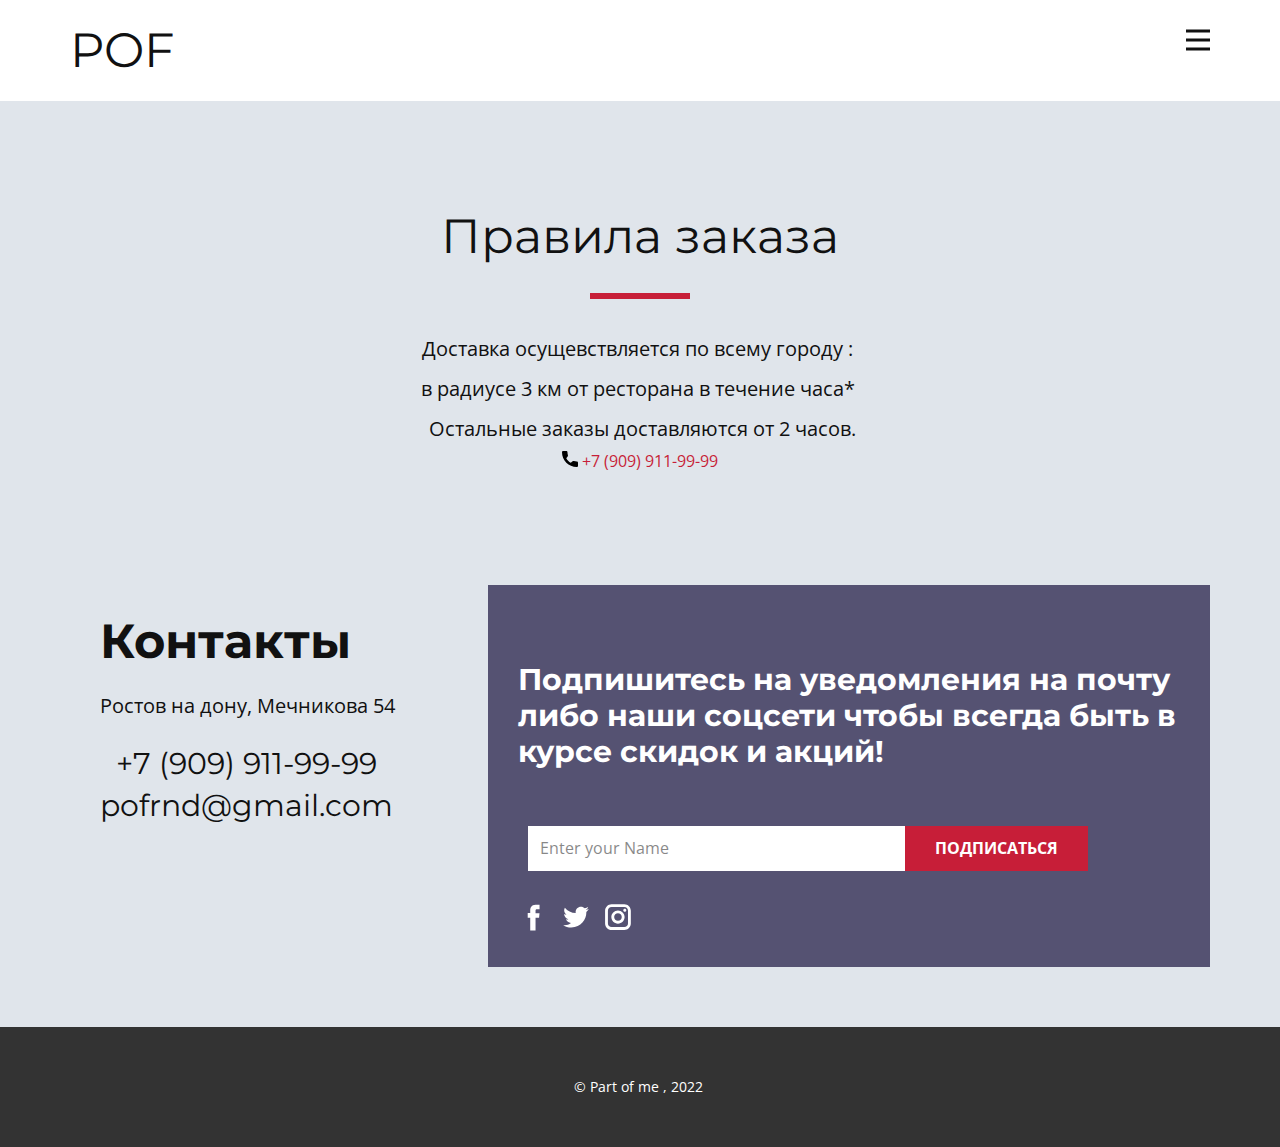
<file: Контакты.html>
<!DOCTYPE html>
<html style="font-size: 16px;" lang="ru"><head>
    <meta name="viewport" content="width=device-width, initial-scale=1.0">
    <meta charset="utf-8">
    <meta name="keywords" content="Ice Cream Shop, Vanilla ice-cream, ​Ice cream &amp;amp; vegan ice cream, ​Ice cream delivery to all 50 states, Order Preparation, Contact Us">
    <meta name="description" content="">
    <title>Контакты</title>
    <link rel="stylesheet" href="nicepage.css" media="screen">
<link rel="stylesheet" href="Главная.css" media="screen">
    <script class="u-script" type="text/javascript" src="jquery.js" defer=""></script>
    <script class="u-script" type="text/javascript" src="nicepage.js" defer=""></script>
    <meta name="generator" content="Nicepage 4.18.5, nicepage.com">
    <link id="u-theme-google-font" rel="stylesheet" href="https://fonts.googleapis.com/css?family=Montserrat:100,100i,200,200i,300,300i,400,400i,500,500i,600,600i,700,700i,800,800i,900,900i|Open+Sans:300,300i,400,400i,500,500i,600,600i,700,700i,800,800i">
    <link id="u-page-google-font" rel="stylesheet" href="https://fonts.googleapis.com/css?family=Montserrat:100,100i,200,200i,300,300i,400,400i,500,500i,600,600i,700,700i,800,800i,900,900i|Open+Sans:300,300i,400,400i,500,500i,600,600i,700,700i,800,800i|Montserrat:100,100i,200,200i,300,300i,400,400i,500,500i,600,600i,700,700i,800,800i,900,900i">
    
    
    
    
    
    
    
    <script type="application/ld+json">{
		"@context": "http://schema.org",
		"@type": "Organization",
		"name": ""
}</script>
    <meta name="theme-color" content="#c71e38">
    <meta property="og:title" content="Главная">
    <meta property="og:type" content="website">
  </head>
  <body class="u-body u-xl-mode" data-lang="ru"><header class="u-clearfix u-header u-header" id="sec-4a42"><div class="u-clearfix u-sheet u-valign-middle u-sheet-1">
        <nav class="u-menu u-menu-dropdown u-offcanvas u-menu-1" data-responsive-from="XL">
          <div class="menu-collapse" style="font-size: 1rem; letter-spacing: 0px; font-weight: 700; text-transform: uppercase;">
            <a class="u-button-style u-custom-active-border-color u-custom-border u-custom-border-color u-custom-borders u-custom-hover-border-color u-custom-left-right-menu-spacing u-custom-padding-bottom u-custom-text-color u-custom-text-hover-color u-custom-top-bottom-menu-spacing u-nav-link u-text-active-palette-1-base u-text-hover-palette-2-base" href="#">
              <svg class="u-svg-link" viewBox="0 0 24 24"><use xmlns:xlink="http://www.w3.org/1999/xlink" xlink:href="#menu-hamburger"></use></svg>
              <svg class="u-svg-content" version="1.1" id="menu-hamburger" viewBox="0 0 16 16" x="0px" y="0px" xmlns:xlink="http://www.w3.org/1999/xlink" xmlns="http://www.w3.org/2000/svg"><g><rect y="1" width="16" height="2"></rect><rect y="7" width="16" height="2"></rect><rect y="13" width="16" height="2"></rect>
</g></svg>
            </a>
          </div>
          <div class="u-nav-container">
            <ul class="u-nav u-spacing-30 u-unstyled u-nav-1"><li class="u-nav-item"><a class="u-border-2 u-border-active-palette-1-base u-border-hover-palette-1-base u-border-no-left u-border-no-right u-border-no-top u-button-style u-nav-link u-text-active-palette-1-base u-text-grey-90 u-text-hover-grey-90" href="Главная.html" style="padding: 10px 0px;">Главная</a>
</li><li class="u-nav-item"><a class="u-border-2 u-border-active-palette-1-base u-border-hover-palette-1-base u-border-no-left u-border-no-right u-border-no-top u-button-style u-nav-link u-text-active-palette-1-base u-text-grey-90 u-text-hover-grey-90" href="О-нас.html" style="padding: 10px 0px;">О нас</a>
</li><li class="u-nav-item"><a class="u-border-2 u-border-active-palette-1-base u-border-hover-palette-1-base u-border-no-left u-border-no-right u-border-no-top u-button-style u-nav-link u-text-active-palette-1-base u-text-grey-90 u-text-hover-grey-90" href="Контакты.html" style="padding: 10px 0px;">Контакты</a>
</li></ul>
          </div>
          <div class="u-nav-container-collapse">
            <div class="u-black u-container-style u-inner-container-layout u-opacity u-opacity-95 u-sidenav">
              <div class="u-inner-container-layout u-sidenav-overflow">
                <div class="u-menu-close"></div>
                <ul class="u-align-center u-nav u-popupmenu-items u-unstyled u-nav-2"><li class="u-nav-item"><a class="u-button-style u-nav-link" href="Главная.html" style="padding: 10px 0px;">Главная</a>
</li><li class="u-nav-item"><a class="u-button-style u-nav-link" href="О-нас.html" style="padding: 10px 0px;">О нас</a>
</li><li class="u-nav-item"><a class="u-button-style u-nav-link" href="Контакты.html" style="padding: 10px 0px;">Контакты</a>
</li></ul>
              </div>
            </div>
            <div class="u-black u-menu-overlay u-opacity u-opacity-70"></div>
          </div>
        </nav>
        <h2 class="u-text u-text-1">POF</h2>
      </div></header> 
    <section class="u-align-center u-clearfix u-palette-5-light-2 u-section-4" id="carousel_3110">
      <div class="u-clearfix u-sheet u-valign-middle u-sheet-1">
        <h2 class="u-text u-text-default u-text-1">Правила заказа</h2>
        <div class="u-border-6 u-border-palette-1-base u-line u-line-horizontal u-line-1"></div>
        <p class="u-large-text u-text u-text-variant u-text-2">Доставка осущевствляется по всему городу :&nbsp;<br>в радиусе 3 км от ресторана в течение часа*&nbsp;<br>&nbsp;Остальные заказы доставляются от 2 часов.
        </p>
        <a><svg class="u-svg-content" viewBox="0 0 405.333 405.333" x="0px" y="0px" style="width: 1em; height: 1em;"><path d="M373.333,266.88c-25.003,0-49.493-3.904-72.704-11.563c-11.328-3.904-24.192-0.896-31.637,6.699l-46.016,34.752    c-52.8-28.181-86.592-61.952-114.389-114.368l33.813-44.928c8.512-8.512,11.563-20.971,7.915-32.64    C142.592,81.472,138.667,56.96,138.667,32c0-17.643-14.357-32-32-32H32C14.357,0,0,14.357,0,32    c0,205.845,167.488,373.333,373.333,373.333c17.643,0,32-14.357,32-32V298.88C405.333,281.237,390.976,266.88,373.333,266.88z"></path></svg><img></span>&nbsp;+7 (909) 911-99-99
        </a>
      </div>
    </section>
    <section class="u-clearfix u-palette-5-light-2 u-section-6" id="carousel_452f">
      <div class="u-clearfix u-sheet u-valign-middle u-sheet-1">
        <div class="u-clearfix u-expanded-width u-layout-wrap u-layout-wrap-1">
          <div class="u-layout">
            <div class="u-layout-row">
              <div class="u-align-center-sm u-align-center-xs u-container-style u-layout-cell u-size-22 u-layout-cell-1">
                <div class="u-container-layout u-container-layout-1">
                  <h2 class="u-custom-font u-font-montserrat u-text u-text-default u-text-1">Контакты</h2>
                  <p class="u-text u-text-2"> Ростов на дону, Мечникова 54</p>
                  <h5 class="u-custom-font u-font-montserrat u-text u-text-3">
                    <span style="font-weight: 700;" class="u-text-palette-1-base">
                      <a><svg class="u-svg-content" viewBox="0 0 405.333 405.333" x="0px" y="0px"><path d="M373.333,266.88c-25.003,0-49.493-3.904-72.704-11.563c-11.328-3.904-24.192-0.896-31.637,6.699l-46.016,34.752    c-52.8-28.181-86.592-61.952-114.389-114.368l33.813-44.928c8.512-8.512,11.563-20.971,7.915-32.64    C142.592,81.472,138.667,56.96,138.667,32c0-17.643-14.357-32-32-32H32C14.357,0,0,14.357,0,32    c0,205.845,167.488,373.333,373.333,373.333c17.643,0,32-14.357,32-32V298.88C405.333,281.237,390.976,266.88,373.333,266.88z"></path></svg><img></span> &nbsp;+7 (909) 911-99-99
                      </a>
                    </span>
                    <br>
                    <a>pofrnd@gmail.com<br>
                    </a>
                  </h5>
                </div>
              </div>
              <div class="u-align-center-sm u-align-center-xs u-container-style u-layout-cell u-palette-2-base u-size-38 u-layout-cell-2">
                <div class="u-container-layout u-container-layout-2">
                  <h3 class="u-text u-text-4"> Подпишитесь на уведомления на почту либо наши соцсети чтобы всегда быть в курсе скидок и акций!</h3>
                  <div class="u-form u-form-1">
                    <form action="#" class="u-clearfix u-form-horizontal u-form-spacing-0 u-inner-form" source="email" name="form" style="padding: 0px;">
                      <div class="u-form-group u-form-name u-form-partition-factor-2">
                        <label for="name-dca1" class="u-label"></label>
                        <input type="text" placeholder="Enter your Name" id="name-dca1" name="name" class="u-input u-input-rectangle u-white" required="">
                      </div>
                      <div class="u-align-left u-form-group u-form-submit">
                        <a href="#" class="u-border-none u-btn u-btn-submit u-button-style u-palette-1-base u-btn-3">Подписаться</a>
                        <input type="submit" value="submit" class="u-form-control-hidden">
                      </div>
                      <div class="u-form-send-message u-form-send-success"> Thank you! Your message has been sent. </div>
                      <div class="u-form-send-error u-form-send-message"> Unable to send your message. Please fix errors then try again. </div>
                      <input type="hidden" value="" name="recaptchaResponse">
                      <input type="hidden" name="formServices" value="560770560e7fa92c331f63f8b7e13d99">
                    </form>
                  </div>
                  <div class="u-social-icons u-spacing-10 u-social-icons-1">
                    <a class="u-social-url" title="facebook" target="_blank" href="https://facebook.com/name"><span class="u-icon u-social-facebook u-social-icon u-text-white u-icon-2"><svg class="u-svg-link" preserveAspectRatio="xMidYMin slice" viewBox="0 0 112 112" style=""><use xmlns:xlink="http://www.w3.org/1999/xlink" xlink:href="#svg-ffdf"></use></svg><svg class="u-svg-content" viewBox="0 0 112 112" x="0" y="0" id="svg-ffdf"><path fill="currentColor" d="M75.5,28.8H65.4c-1.5,0-4,0.9-4,4.3v9.4h13.9l-1.5,15.8H61.4v45.1H42.8V58.3h-8.8V42.4h8.8V32.2
c0-7.4,3.4-18.8,18.8-18.8h13.8v15.4H75.5z"></path></svg></span>
                    </a>
                    <a class="u-social-url" title="twitter" target="_blank" href="https://twitter.com/name"><span class="u-icon u-social-icon u-social-twitter u-text-white u-icon-3"><svg class="u-svg-link" preserveAspectRatio="xMidYMin slice" viewBox="0 0 112 112" style=""><use xmlns:xlink="http://www.w3.org/1999/xlink" xlink:href="#svg-0f90"></use></svg><svg class="u-svg-content" viewBox="0 0 112 112" x="0" y="0" id="svg-0f90"><path fill="currentColor" d="M92.2,38.2c0,0.8,0,1.6,0,2.3c0,24.3-18.6,52.4-52.6,52.4c-10.6,0.1-20.2-2.9-28.5-8.2
	c1.4,0.2,2.9,0.2,4.4,0.2c8.7,0,16.7-2.9,23-7.9c-8.1-0.2-14.9-5.5-17.3-12.8c1.1,0.2,2.4,0.2,3.4,0.2c1.6,0,3.3-0.2,4.8-0.7
	c-8.4-1.6-14.9-9.2-14.9-18c0-0.2,0-0.2,0-0.2c2.5,1.4,5.4,2.2,8.4,2.3c-5-3.3-8.3-8.9-8.3-15.4c0-3.4,1-6.5,2.5-9.2
	c9.1,11.1,22.7,18.5,38,19.2c-0.2-1.4-0.4-2.8-0.4-4.3c0.1-10,8.3-18.2,18.5-18.2c5.4,0,10.1,2.2,13.5,5.7c4.3-0.8,8.1-2.3,11.7-4.5
	c-1.4,4.3-4.3,7.9-8.1,10.1c3.7-0.4,7.3-1.4,10.6-2.9C98.9,32.3,95.7,35.5,92.2,38.2z"></path></svg></span>
                    </a>
                    <a class="u-social-url" title="instagram" target="_blank" href="https://instagram.com/name"><span class="u-icon u-social-icon u-social-instagram u-text-white u-icon-4"><svg class="u-svg-link" preserveAspectRatio="xMidYMin slice" viewBox="0 0 112 112" style=""><use xmlns:xlink="http://www.w3.org/1999/xlink" xlink:href="#svg-b671"></use></svg><svg class="u-svg-content" viewBox="0 0 112 112" x="0" y="0" id="svg-b671"><path fill="currentColor" d="M55.9,32.9c-12.8,0-23.2,10.4-23.2,23.2s10.4,23.2,23.2,23.2s23.2-10.4,23.2-23.2S68.7,32.9,55.9,32.9z
	 M55.9,69.4c-7.4,0-13.3-6-13.3-13.3c-0.1-7.4,6-13.3,13.3-13.3s13.3,6,13.3,13.3C69.3,63.5,63.3,69.4,55.9,69.4z"></path><path fill="#FFFFFF" d="M79.7,26.8c-3,0-5.4,2.5-5.4,5.4s2.5,5.4,5.4,5.4c3,0,5.4-2.5,5.4-5.4S82.7,26.8,79.7,26.8z"></path><path fill="currentColor" d="M78.2,11H33.5C21,11,10.8,21.3,10.8,33.7v44.7c0,12.6,10.2,22.8,22.7,22.8h44.7c12.6,0,22.7-10.2,22.7-22.7
	V33.7C100.8,21.1,90.6,11,78.2,11z M91,78.4c0,7.1-5.8,12.8-12.8,12.8H33.5c-7.1,0-12.8-5.8-12.8-12.8V33.7
	c0-7.1,5.8-12.8,12.8-12.8h44.7c7.1,0,12.8,5.8,12.8,12.8V78.4z"></path></svg></span>
                    </a>
                </div>
              </div>
            </div>
          </div>
        </div>
      </div>
    </section>
    
    
    <footer class="u-align-center u-clearfix u-footer u-grey-80 u-footer" id="sec-c595"><div class="u-clearfix u-sheet u-sheet-1">
        <p class="u-small-text u-text u-text-variant u-text-1">© Part of me , 2022&nbsp;</p>
      </div></footer>
    </section>
  
</body></html>
</file>
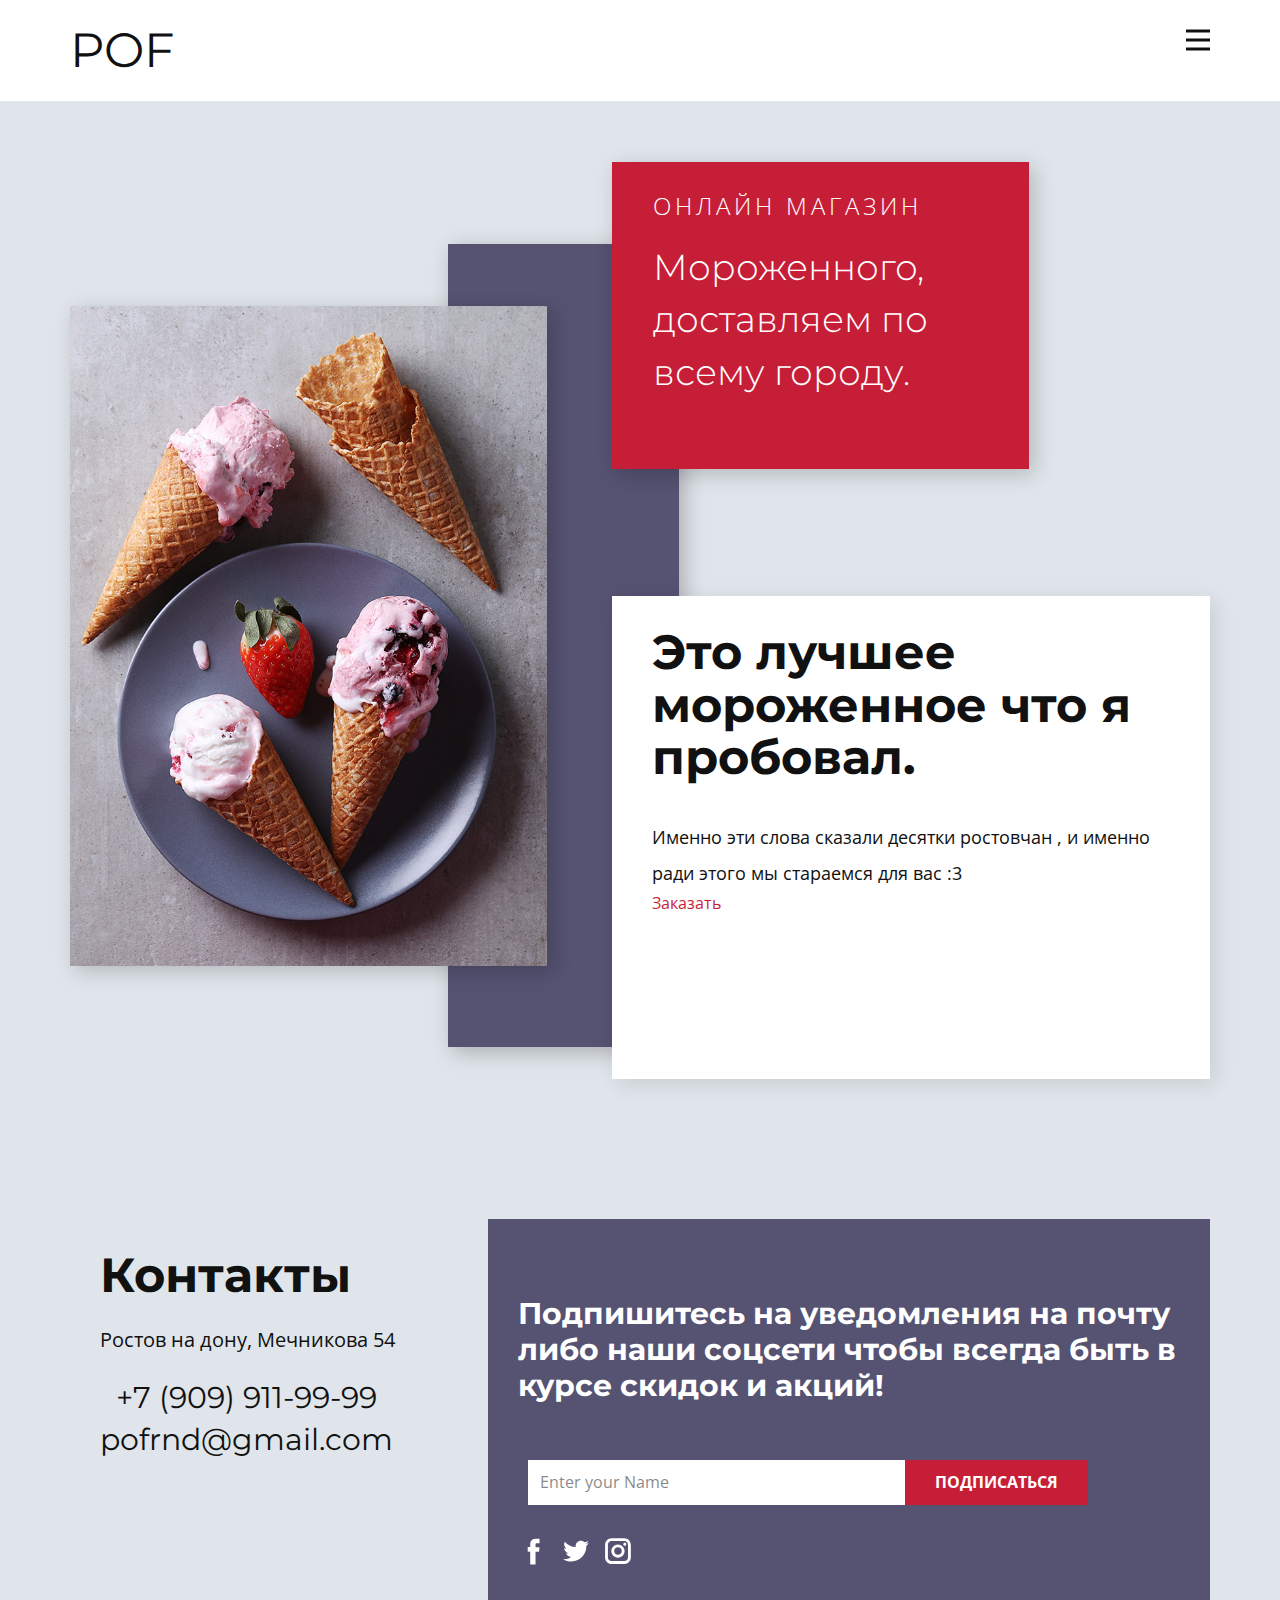
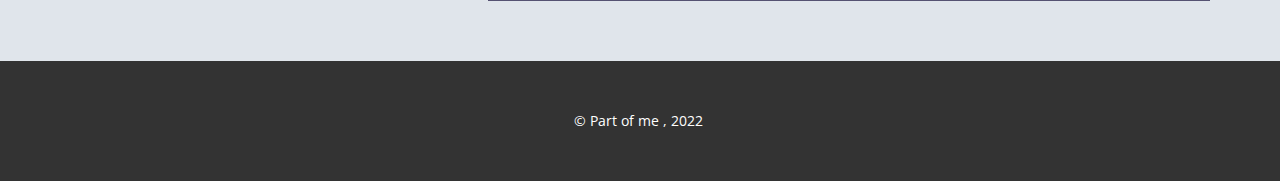
<file: О-нас.html>
<!DOCTYPE html>
<html style="font-size: 16px;" lang="ru"><head>
    <meta name="viewport" content="width=device-width, initial-scale=1.0">
    <meta charset="utf-8">
    <meta name="keywords" content="Ice Cream Shop, Vanilla ice-cream, ​Ice cream &amp;amp; vegan ice cream, ​Ice cream delivery to all 50 states, Order Preparation, Contact Us">
    <meta name="description" content="">
    <title>О нас</title>
    <link rel="stylesheet" href="nicepage.css" media="screen">
<link rel="stylesheet" href="Главная.css" media="screen">
    <script class="u-script" type="text/javascript" src="jquery.js" defer=""></script>
    <script class="u-script" type="text/javascript" src="nicepage.js" defer=""></script>
    <meta name="generator" content="Nicepage 4.18.5, nicepage.com">
    <link id="u-theme-google-font" rel="stylesheet" href="https://fonts.googleapis.com/css?family=Montserrat:100,100i,200,200i,300,300i,400,400i,500,500i,600,600i,700,700i,800,800i,900,900i|Open+Sans:300,300i,400,400i,500,500i,600,600i,700,700i,800,800i">
    <link id="u-page-google-font" rel="stylesheet" href="https://fonts.googleapis.com/css?family=Montserrat:100,100i,200,200i,300,300i,400,400i,500,500i,600,600i,700,700i,800,800i,900,900i|Open+Sans:300,300i,400,400i,500,500i,600,600i,700,700i,800,800i|Montserrat:100,100i,200,200i,300,300i,400,400i,500,500i,600,600i,700,700i,800,800i,900,900i">
    
    
    
    
    
    
    
    <script type="application/ld+json">{
		"@context": "http://schema.org",
		"@type": "Organization",
		"name": ""
}</script>
    <meta name="theme-color" content="#c71e38">
    <meta property="og:title" content="Главная">
    <meta property="og:type" content="website">
  </head>
  <body class="u-body u-xl-mode" data-lang="ru"><header class="u-clearfix u-header u-header" id="sec-4a42"><div class="u-clearfix u-sheet u-valign-middle u-sheet-1">
        <nav class="u-menu u-menu-dropdown u-offcanvas u-menu-1" data-responsive-from="XL">
          <div class="menu-collapse" style="font-size: 1rem; letter-spacing: 0px; font-weight: 700; text-transform: uppercase;">
            <a class="u-button-style u-custom-active-border-color u-custom-border u-custom-border-color u-custom-borders u-custom-hover-border-color u-custom-left-right-menu-spacing u-custom-padding-bottom u-custom-text-color u-custom-text-hover-color u-custom-top-bottom-menu-spacing u-nav-link u-text-active-palette-1-base u-text-hover-palette-2-base" href="#">
              <svg class="u-svg-link" viewBox="0 0 24 24"><use xmlns:xlink="http://www.w3.org/1999/xlink" xlink:href="#menu-hamburger"></use></svg>
              <svg class="u-svg-content" version="1.1" id="menu-hamburger" viewBox="0 0 16 16" x="0px" y="0px" xmlns:xlink="http://www.w3.org/1999/xlink" xmlns="http://www.w3.org/2000/svg"><g><rect y="1" width="16" height="2"></rect><rect y="7" width="16" height="2"></rect><rect y="13" width="16" height="2"></rect>
</g></svg>
            </a>
          </div>
          <div class="u-nav-container">
            <ul class="u-nav u-spacing-30 u-unstyled u-nav-1"><li class="u-nav-item"><a class="u-border-2 u-border-active-palette-1-base u-border-hover-palette-1-base u-border-no-left u-border-no-right u-border-no-top u-button-style u-nav-link u-text-active-palette-1-base u-text-grey-90 u-text-hover-grey-90" href="Главная.html" style="padding: 10px 0px;">Главная</a>
</li><li class="u-nav-item"><a class="u-border-2 u-border-active-palette-1-base u-border-hover-palette-1-base u-border-no-left u-border-no-right u-border-no-top u-button-style u-nav-link u-text-active-palette-1-base u-text-grey-90 u-text-hover-grey-90" href="О-нас.html" style="padding: 10px 0px;">О нас</a>
</li><li class="u-nav-item"><a class="u-border-2 u-border-active-palette-1-base u-border-hover-palette-1-base u-border-no-left u-border-no-right u-border-no-top u-button-style u-nav-link u-text-active-palette-1-base u-text-grey-90 u-text-hover-grey-90" href="Контакты.html" style="padding: 10px 0px;">Контакты</a>
</li></ul>
          </div>
          <div class="u-nav-container-collapse">
            <div class="u-black u-container-style u-inner-container-layout u-opacity u-opacity-95 u-sidenav">
              <div class="u-inner-container-layout u-sidenav-overflow">
                <div class="u-menu-close"></div>
                <ul class="u-align-center u-nav u-popupmenu-items u-unstyled u-nav-2"><li class="u-nav-item"><a class="u-button-style u-nav-link" href="Главная.html" style="padding: 10px 0px;">Главная</a>
</li><li class="u-nav-item"><a class="u-button-style u-nav-link" href="О-нас.html" style="padding: 10px 0px;">О нас</a>
</li><li class="u-nav-item"><a class="u-button-style u-nav-link" href="Контакты.html" style="padding: 10px 0px;">Контакты</a>
</li></ul>
              </div>
            </div>
            <div class="u-black u-menu-overlay u-opacity u-opacity-70"></div>
          </div>
        </nav>
        <h2 class="u-text u-text-1">POF</h2>
      </div></header> 
    <section class="u-clearfix u-palette-5-light-2 u-section-3" id="sec-b308">
      <div class="u-clearfix u-sheet u-sheet-1">
        <div class="u-palette-2-base u-shape u-shape-rectangle u-shape-1"></div>
        <img class="u-image u-image-1" src="images/jkjkjk.jpg" data-image-width="700" data-image-height="1050">
        <div class="u-align-left u-container-style u-group u-white u-group-1">
          <div class="u-container-layout u-valign-top u-container-layout-1">
            <h2 class="u-text u-text-1"> Это лучшее мороженное что я пробовал.</h2>
            <p class="u-text u-text-2">Именно эти слова сказали десятки ростовчан , и именно ради этого мы стараемся для вас :3</p>
            <a>Заказать</a>
          </div>
        </div>
        <div class="u-align-left u-container-style u-group u-palette-1-base u-group-2">
          <div class="u-container-layout u-container-layout-2">
            <h4 class="u-text u-text-default u-text-3">Онлайн магазин</h4>
            <h1 class="u-text u-text-4">
              <span style="font-size: 2.25rem;">Мороженного,&nbsp;</span>
              <span style="font-size: 2.25rem;">
                <br>доставляем по всему городу.
              </span>
            </h1>
          </div>
        </div>
      </div>
    </section>
    <section class="u-clearfix u-palette-5-light-2 u-section-6" id="carousel_452f">
      <div class="u-clearfix u-sheet u-valign-middle u-sheet-1">
        <div class="u-clearfix u-expanded-width u-layout-wrap u-layout-wrap-1">
          <div class="u-layout">
            <div class="u-layout-row">
              <div class="u-align-center-sm u-align-center-xs u-container-style u-layout-cell u-size-22 u-layout-cell-1">
                <div class="u-container-layout u-container-layout-1">
                  <h2 class="u-custom-font u-font-montserrat u-text u-text-default u-text-1">Контакты</h2>
                  <p class="u-text u-text-2"> Ростов на дону, Мечникова 54</p>
                  <h5 class="u-custom-font u-font-montserrat u-text u-text-3">
                    <span style="font-weight: 700;" class="u-text-palette-1-base">
                      <a><svg class="u-svg-content" viewBox="0 0 405.333 405.333" x="0px" y="0px"><path d="M373.333,266.88c-25.003,0-49.493-3.904-72.704-11.563c-11.328-3.904-24.192-0.896-31.637,6.699l-46.016,34.752    c-52.8-28.181-86.592-61.952-114.389-114.368l33.813-44.928c8.512-8.512,11.563-20.971,7.915-32.64    C142.592,81.472,138.667,56.96,138.667,32c0-17.643-14.357-32-32-32H32C14.357,0,0,14.357,0,32    c0,205.845,167.488,373.333,373.333,373.333c17.643,0,32-14.357,32-32V298.88C405.333,281.237,390.976,266.88,373.333,266.88z"></path></svg><img></span> &nbsp;+7 (909) 911-99-99
                      </a>
                    </span>
                    <br>
                    <a>pofrnd@gmail.com<br>
                    </a>
                  </h5>
                </div>
              </div>
              <div class="u-align-center-sm u-align-center-xs u-container-style u-layout-cell u-palette-2-base u-size-38 u-layout-cell-2">
                <div class="u-container-layout u-container-layout-2">
                  <h3 class="u-text u-text-4"> Подпишитесь на уведомления на почту либо наши соцсети чтобы всегда быть в курсе скидок и акций!</h3>
                  <div class="u-form u-form-1">
                    <form action="#" class="u-clearfix u-form-horizontal u-form-spacing-0 u-inner-form" source="email" name="form" style="padding: 0px;">
                      <div class="u-form-group u-form-name u-form-partition-factor-2">
                        <label for="name-dca1" class="u-label"></label>
                        <input type="text" placeholder="Enter your Name" id="name-dca1" name="name" class="u-input u-input-rectangle u-white" required="">
                      </div>
                      <div class="u-align-left u-form-group u-form-submit">
                        <a href="#" class="u-border-none u-btn u-btn-submit u-button-style u-palette-1-base u-btn-3">Подписаться</a>
                        <input type="submit" value="submit" class="u-form-control-hidden">
                      </div>
                      <div class="u-form-send-message u-form-send-success"> Thank you! Your message has been sent. </div>
                      <div class="u-form-send-error u-form-send-message"> Unable to send your message. Please fix errors then try again. </div>
                      <input type="hidden" value="" name="recaptchaResponse">
                      <input type="hidden" name="formServices" value="560770560e7fa92c331f63f8b7e13d99">
                    </form>
                  </div>
                  <div class="u-social-icons u-spacing-10 u-social-icons-1">
                    <a class="u-social-url" title="facebook" target="_blank" href="https://facebook.com/name"><span class="u-icon u-social-facebook u-social-icon u-text-white u-icon-2"><svg class="u-svg-link" preserveAspectRatio="xMidYMin slice" viewBox="0 0 112 112" style=""><use xmlns:xlink="http://www.w3.org/1999/xlink" xlink:href="#svg-ffdf"></use></svg><svg class="u-svg-content" viewBox="0 0 112 112" x="0" y="0" id="svg-ffdf"><path fill="currentColor" d="M75.5,28.8H65.4c-1.5,0-4,0.9-4,4.3v9.4h13.9l-1.5,15.8H61.4v45.1H42.8V58.3h-8.8V42.4h8.8V32.2
c0-7.4,3.4-18.8,18.8-18.8h13.8v15.4H75.5z"></path></svg></span>
                    </a>
                    <a class="u-social-url" title="twitter" target="_blank" href="https://twitter.com/name"><span class="u-icon u-social-icon u-social-twitter u-text-white u-icon-3"><svg class="u-svg-link" preserveAspectRatio="xMidYMin slice" viewBox="0 0 112 112" style=""><use xmlns:xlink="http://www.w3.org/1999/xlink" xlink:href="#svg-0f90"></use></svg><svg class="u-svg-content" viewBox="0 0 112 112" x="0" y="0" id="svg-0f90"><path fill="currentColor" d="M92.2,38.2c0,0.8,0,1.6,0,2.3c0,24.3-18.6,52.4-52.6,52.4c-10.6,0.1-20.2-2.9-28.5-8.2
	c1.4,0.2,2.9,0.2,4.4,0.2c8.7,0,16.7-2.9,23-7.9c-8.1-0.2-14.9-5.5-17.3-12.8c1.1,0.2,2.4,0.2,3.4,0.2c1.6,0,3.3-0.2,4.8-0.7
	c-8.4-1.6-14.9-9.2-14.9-18c0-0.2,0-0.2,0-0.2c2.5,1.4,5.4,2.2,8.4,2.3c-5-3.3-8.3-8.9-8.3-15.4c0-3.4,1-6.5,2.5-9.2
	c9.1,11.1,22.7,18.5,38,19.2c-0.2-1.4-0.4-2.8-0.4-4.3c0.1-10,8.3-18.2,18.5-18.2c5.4,0,10.1,2.2,13.5,5.7c4.3-0.8,8.1-2.3,11.7-4.5
	c-1.4,4.3-4.3,7.9-8.1,10.1c3.7-0.4,7.3-1.4,10.6-2.9C98.9,32.3,95.7,35.5,92.2,38.2z"></path></svg></span>
                    </a>
                    <a class="u-social-url" title="instagram" target="_blank" href="https://instagram.com/name"><span class="u-icon u-social-icon u-social-instagram u-text-white u-icon-4"><svg class="u-svg-link" preserveAspectRatio="xMidYMin slice" viewBox="0 0 112 112" style=""><use xmlns:xlink="http://www.w3.org/1999/xlink" xlink:href="#svg-b671"></use></svg><svg class="u-svg-content" viewBox="0 0 112 112" x="0" y="0" id="svg-b671"><path fill="currentColor" d="M55.9,32.9c-12.8,0-23.2,10.4-23.2,23.2s10.4,23.2,23.2,23.2s23.2-10.4,23.2-23.2S68.7,32.9,55.9,32.9z
	 M55.9,69.4c-7.4,0-13.3-6-13.3-13.3c-0.1-7.4,6-13.3,13.3-13.3s13.3,6,13.3,13.3C69.3,63.5,63.3,69.4,55.9,69.4z"></path><path fill="#FFFFFF" d="M79.7,26.8c-3,0-5.4,2.5-5.4,5.4s2.5,5.4,5.4,5.4c3,0,5.4-2.5,5.4-5.4S82.7,26.8,79.7,26.8z"></path><path fill="currentColor" d="M78.2,11H33.5C21,11,10.8,21.3,10.8,33.7v44.7c0,12.6,10.2,22.8,22.7,22.8h44.7c12.6,0,22.7-10.2,22.7-22.7
	V33.7C100.8,21.1,90.6,11,78.2,11z M91,78.4c0,7.1-5.8,12.8-12.8,12.8H33.5c-7.1,0-12.8-5.8-12.8-12.8V33.7
	c0-7.1,5.8-12.8,12.8-12.8h44.7c7.1,0,12.8,5.8,12.8,12.8V78.4z"></path></svg></span>
                    </a>
                </div>
              </div>
            </div>
          </div>
        </div>
      </div>
    </section>
    
    
    <footer class="u-align-center u-clearfix u-footer u-grey-80 u-footer" id="sec-c595"><div class="u-clearfix u-sheet u-sheet-1">
        <p class="u-small-text u-text u-text-variant u-text-1">© Part of me , 2022&nbsp;</p>
      </div></footer>
    </section>
  
</body></html>
</file>
